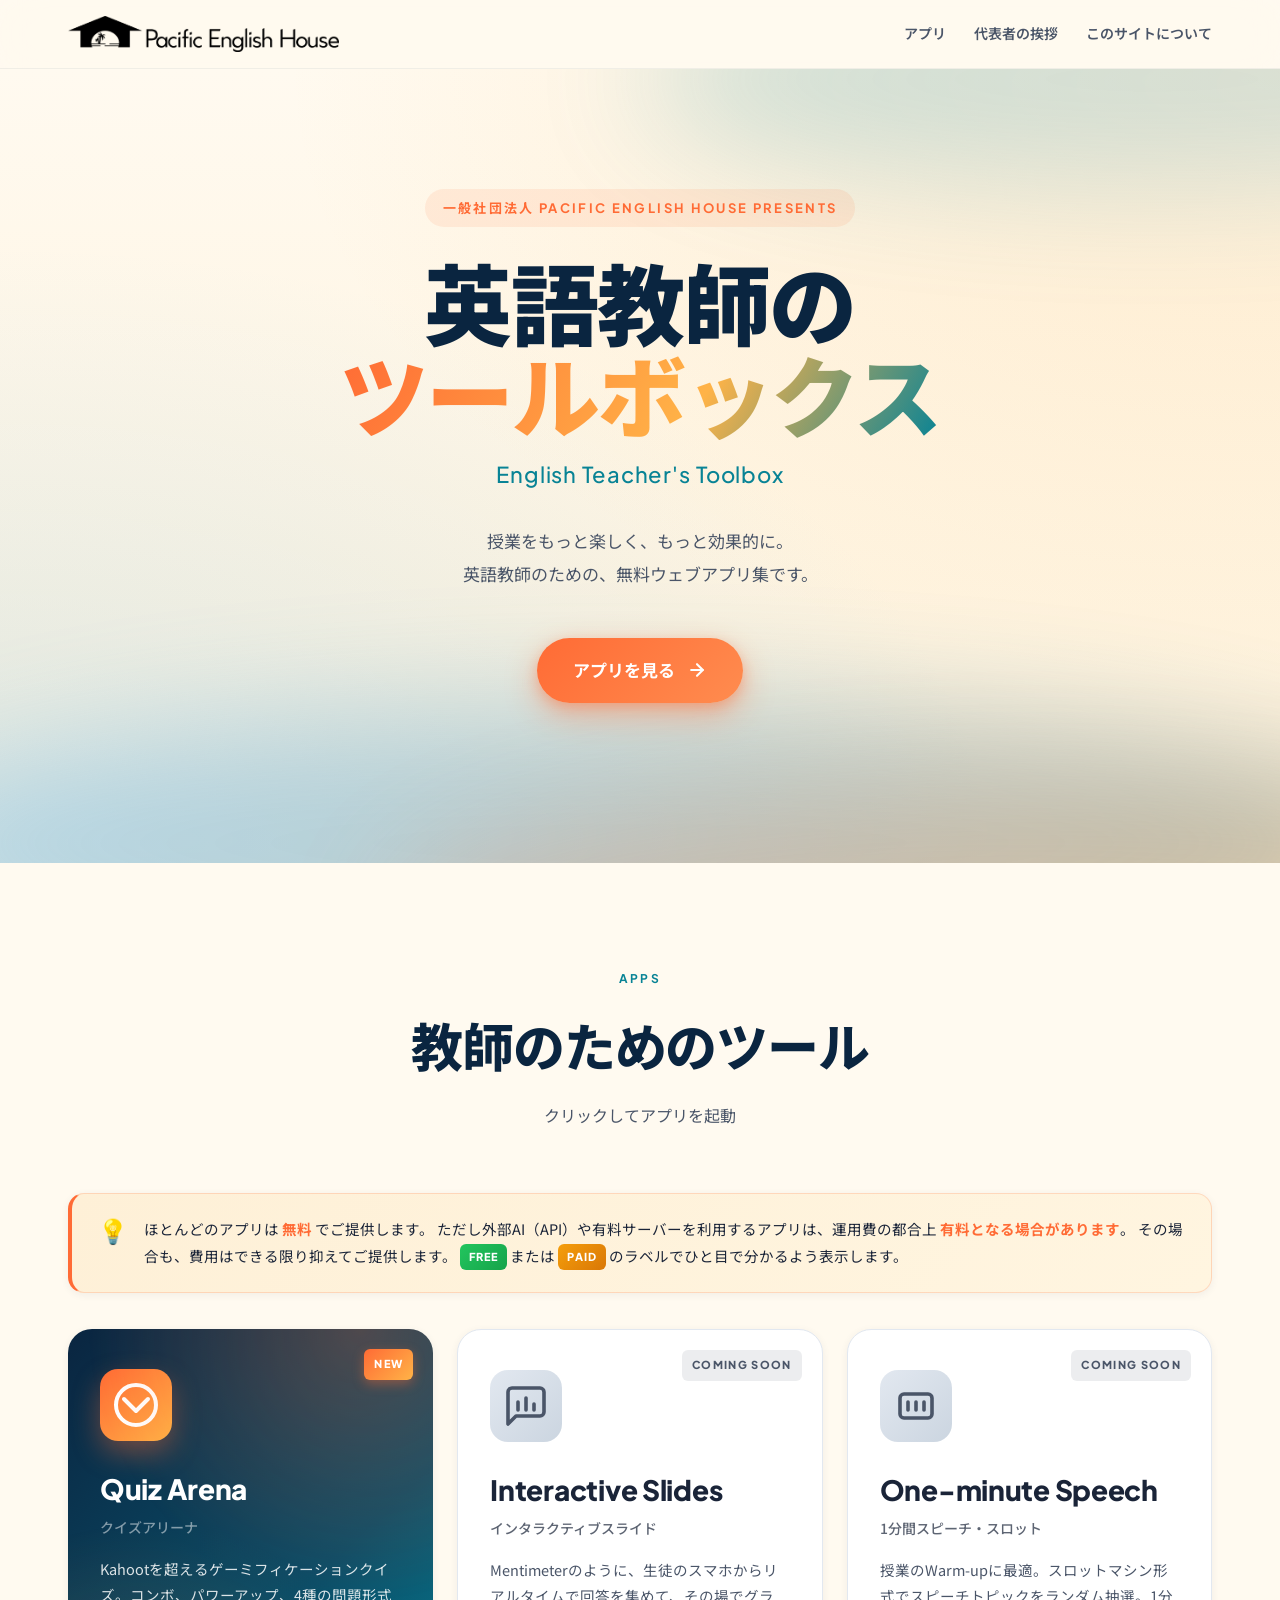
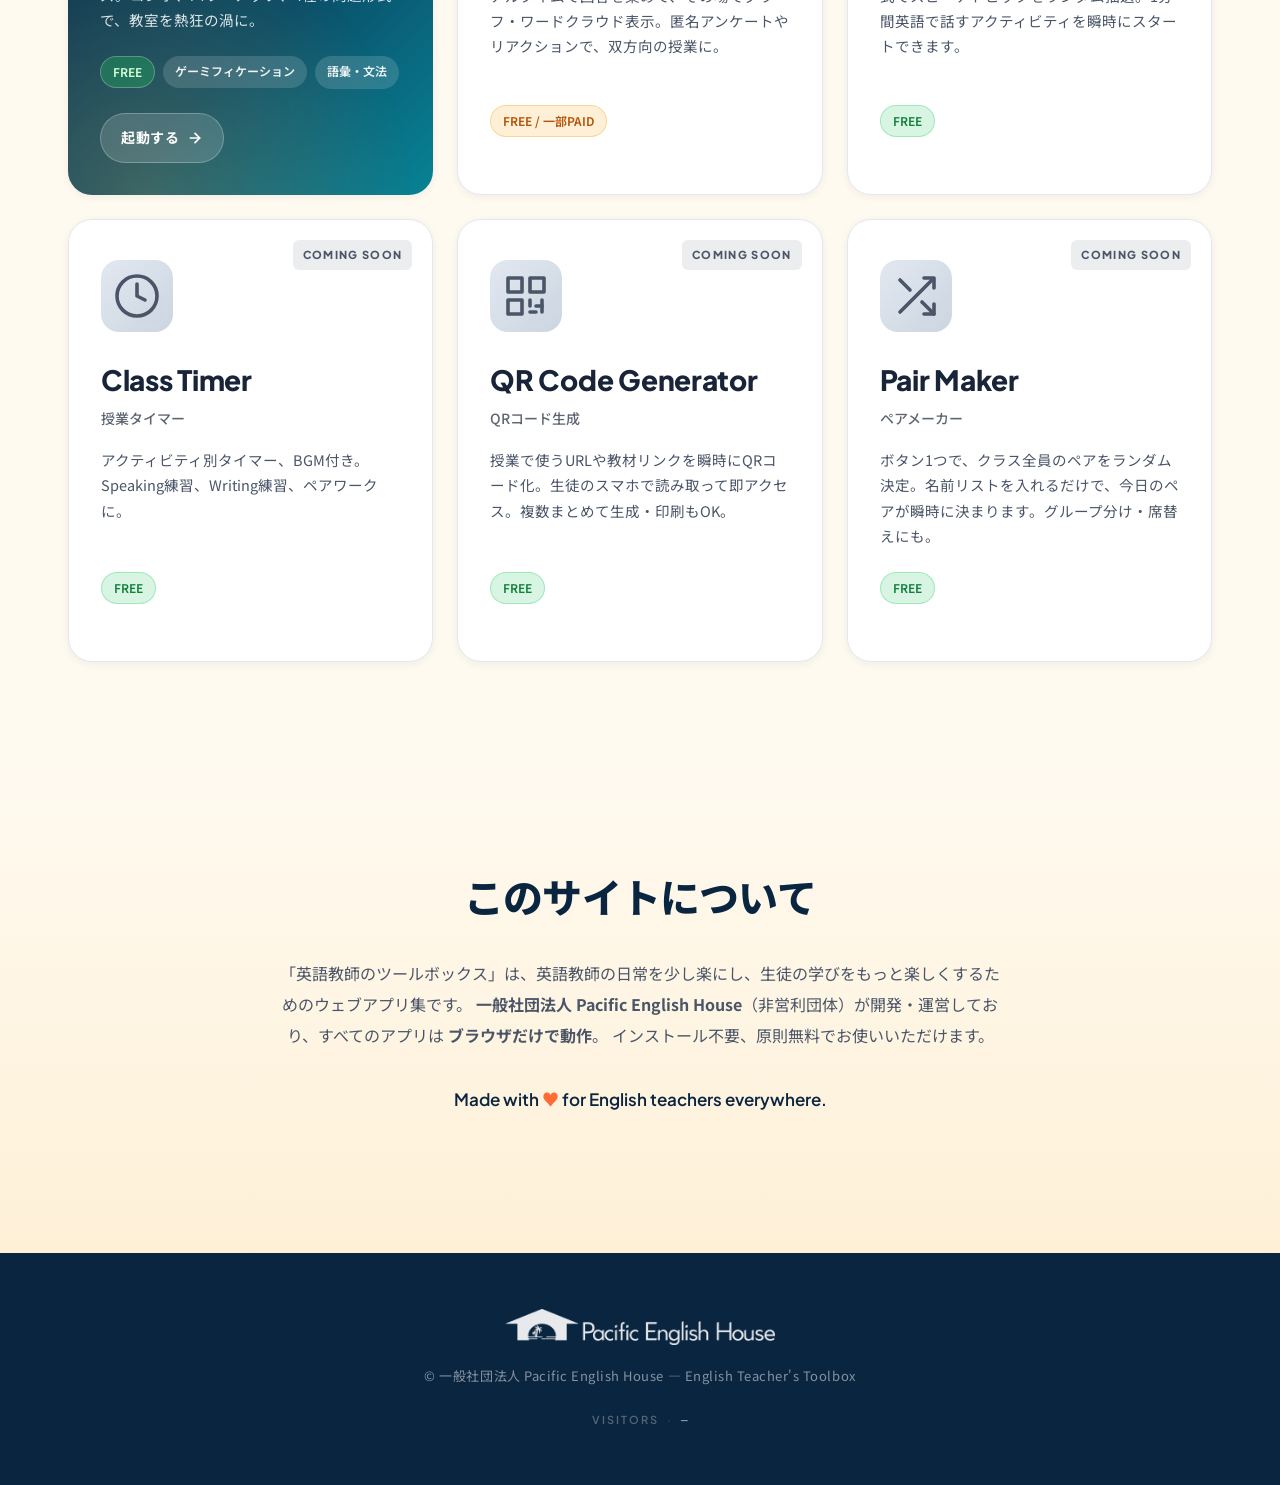
<file: index.html>
<!DOCTYPE html>
<html lang="ja">
<head>
  <meta charset="UTF-8" />
  <meta name="viewport" content="width=device-width, initial-scale=1.0" />
  <title>英語教師のツールボックス | English Teacher's Toolbox</title>
  <meta name="description" content="英語教師のためのウェブアプリ集。授業を盛り上げるゲーミフィケーションツールから、教材作成まで。" />
  <link rel="preconnect" href="https://fonts.googleapis.com" />
  <link rel="preconnect" href="https://fonts.gstatic.com" crossorigin />
  <link href="https://fonts.googleapis.com/css2?family=Plus+Jakarta+Sans:wght@400;500;600;700;800&family=Noto+Sans+JP:wght@400;500;700;900&display=swap" rel="stylesheet" />
  <link rel="stylesheet" href="styles/main.css" />
</head>
<body>
  <!-- Header -->
  <header class="site-header">
    <div class="header-inner">
      <a href="#" class="brand">
        <img src="PNG/PNG_Black/logo_black_side.png" alt="Pacific English House" class="brand-logo" />
      </a>
      <button class="nav-toggle" aria-label="メニューを開閉" aria-expanded="false" aria-controls="siteNav">
        <span class="nav-toggle-bar"></span>
        <span class="nav-toggle-bar"></span>
        <span class="nav-toggle-bar"></span>
      </button>
      <nav id="siteNav" class="site-nav">
        <a href="#apps">アプリ</a>
        <a href="about.html">代表者の挨拶</a>
        <a href="#about">このサイトについて</a>
      </nav>
    </div>
  </header>

  <!-- Hero Section -->
  <section class="hero">
    <div class="hero-bg">
      <div class="hero-wave wave-1"></div>
      <div class="hero-wave wave-2"></div>
      <div class="hero-wave wave-3"></div>
    </div>
    <div class="hero-content">
      <span class="hero-eyebrow">一般社団法人 Pacific English House Presents</span>
      <h1 class="hero-title">
        英語教師の<br />
        <span class="hero-title-accent">ツールボックス</span>
      </h1>
      <p class="hero-subtitle">English Teacher's Toolbox</p>
      <p class="hero-description">
        授業をもっと楽しく、もっと効果的に。<br />
        英語教師のための、無料ウェブアプリ集です。
      </p>
      <a href="#apps" class="hero-cta">
        <span>アプリを見る</span>
        <svg width="20" height="20" viewBox="0 0 24 24" fill="none" stroke="currentColor" stroke-width="2.5" stroke-linecap="round" stroke-linejoin="round"><line x1="5" y1="12" x2="19" y2="12"></line><polyline points="12 5 19 12 12 19"></polyline></svg>
      </a>
    </div>
  </section>

  <!-- Apps Section -->
  <section id="apps" class="apps-section">
    <div class="section-header">
      <span class="section-eyebrow">Apps</span>
      <h2 class="section-title">教師のためのツール</h2>
      <p class="section-subtitle">クリックしてアプリを起動</p>
    </div>

    <div class="apps-pricing-note">
      <span class="apps-pricing-icon">💡</span>
      <p>
        ほとんどのアプリは <strong>無料</strong> でご提供します。
        ただし外部AI（API）や有料サーバーを利用するアプリは、運用費の都合上 <strong>有料となる場合があります</strong>。
        その場合も、費用はできる限り抑えてご提供します。
        <span class="apps-pricing-tag">FREE</span> または
        <span class="apps-pricing-tag tag-paid">PAID</span> のラベルでひと目で分かるよう表示します。
      </p>
    </div>

    <div class="apps-grid">
      <!-- Quiz Arena Card -->
      <a href="apps/quiz-arena/index.html" class="app-card app-card-featured">
        <div class="app-card-icon">
          <svg width="48" height="48" viewBox="0 0 24 24" fill="none" stroke="currentColor" stroke-width="2" stroke-linecap="round" stroke-linejoin="round">
            <path d="M6 9l6 6 6-6"/>
            <circle cx="12" cy="12" r="10"/>
          </svg>
          <div class="app-card-icon-bg"></div>
        </div>
        <div class="app-card-badge">NEW</div>
        <h3 class="app-card-title">Quiz Arena</h3>
        <p class="app-card-jp">クイズアリーナ</p>
        <p class="app-card-desc">
          Kahootを超えるゲーミフィケーションクイズ。コンボ、パワーアップ、4種の問題形式で、教室を熱狂の渦に。
        </p>
        <div class="app-card-tags">
          <span class="tag tag-free">FREE</span>
          <span class="tag">ゲーミフィケーション</span>
          <span class="tag">語彙・文法</span>
        </div>
        <div class="app-card-launch">
          起動する
          <svg width="16" height="16" viewBox="0 0 24 24" fill="none" stroke="currentColor" stroke-width="2.5" stroke-linecap="round" stroke-linejoin="round"><line x1="5" y1="12" x2="19" y2="12"></line><polyline points="12 5 19 12 12 19"></polyline></svg>
        </div>
      </a>

      <!-- Interactive Slides -->
      <div class="app-card app-card-coming">
        <div class="app-card-icon">
          <svg width="48" height="48" viewBox="0 0 24 24" fill="none" stroke="currentColor" stroke-width="1.8" stroke-linecap="round" stroke-linejoin="round">
            <path d="M21 15a2 2 0 0 1-2 2H7l-4 4V5a2 2 0 0 1 2-2h14a2 2 0 0 1 2 2z"/>
            <line x1="8" y1="10" x2="8" y2="14"/>
            <line x1="12" y1="8" x2="12" y2="14"/>
            <line x1="16" y1="11" x2="16" y2="14"/>
          </svg>
        </div>
        <div class="app-card-badge badge-soon">COMING SOON</div>
        <h3 class="app-card-title">Interactive Slides</h3>
        <p class="app-card-jp">インタラクティブスライド</p>
        <p class="app-card-desc">
          Mentimeterのように、生徒のスマホからリアルタイムで回答を集めて、その場でグラフ・ワードクラウド表示。匿名アンケートやリアクションで、双方向の授業に。
        </p>
        <div class="app-card-tags">
          <span class="tag tag-paid-soft">FREE / 一部PAID</span>
        </div>
      </div>

      <!-- One-minute Speech -->
      <div class="app-card app-card-coming">
        <div class="app-card-icon">
          <svg width="48" height="48" viewBox="0 0 24 24" fill="none" stroke="currentColor" stroke-width="1.8" stroke-linecap="round" stroke-linejoin="round">
            <rect x="4" y="6" width="16" height="12" rx="2"/>
            <line x1="8" y1="10" x2="8" y2="14"/>
            <line x1="12" y1="10" x2="12" y2="14"/>
            <line x1="16" y1="10" x2="16" y2="14"/>
          </svg>
        </div>
        <div class="app-card-badge badge-soon">COMING SOON</div>
        <h3 class="app-card-title">One-minute Speech</h3>
        <p class="app-card-jp">1分間スピーチ・スロット</p>
        <p class="app-card-desc">
          授業のWarm-upに最適。スロットマシン形式でスピーチトピックをランダム抽選。1分間英語で話すアクティビティを瞬時にスタートできます。
        </p>
        <div class="app-card-tags">
          <span class="tag tag-free">FREE</span>
        </div>
      </div>

      <!-- Class Timer (kept) -->
      <div class="app-card app-card-coming">
        <div class="app-card-icon">
          <svg width="48" height="48" viewBox="0 0 24 24" fill="none" stroke="currentColor" stroke-width="1.8" stroke-linecap="round" stroke-linejoin="round">
            <circle cx="12" cy="12" r="10"/>
            <polyline points="12 6 12 12 16 14"/>
          </svg>
        </div>
        <div class="app-card-badge badge-soon">COMING SOON</div>
        <h3 class="app-card-title">Class Timer</h3>
        <p class="app-card-jp">授業タイマー</p>
        <p class="app-card-desc">
          アクティビティ別タイマー、BGM付き。Speaking練習、Writing練習、ペアワークに。
        </p>
        <div class="app-card-tags">
          <span class="tag tag-free">FREE</span>
        </div>
      </div>

      <!-- QR Code Generator -->
      <div class="app-card app-card-coming">
        <div class="app-card-icon">
          <svg width="48" height="48" viewBox="0 0 24 24" fill="none" stroke="currentColor" stroke-width="1.8" stroke-linecap="round" stroke-linejoin="round">
            <rect x="3" y="3" width="7" height="7"/>
            <rect x="14" y="3" width="7" height="7"/>
            <rect x="3" y="14" width="7" height="7"/>
            <line x1="14" y1="14" x2="14" y2="17"/>
            <line x1="14" y1="20" x2="17" y2="20"/>
            <line x1="20" y1="14" x2="20" y2="20"/>
            <line x1="17" y1="17" x2="20" y2="17"/>
          </svg>
        </div>
        <div class="app-card-badge badge-soon">COMING SOON</div>
        <h3 class="app-card-title">QR Code Generator</h3>
        <p class="app-card-jp">QRコード生成</p>
        <p class="app-card-desc">
          授業で使うURLや教材リンクを瞬時にQRコード化。生徒のスマホで読み取って即アクセス。複数まとめて生成・印刷もOK。
        </p>
        <div class="app-card-tags">
          <span class="tag tag-free">FREE</span>
        </div>
      </div>

      <!-- Pair Maker -->
      <div class="app-card app-card-coming">
        <div class="app-card-icon">
          <svg width="48" height="48" viewBox="0 0 24 24" fill="none" stroke="currentColor" stroke-width="1.8" stroke-linecap="round" stroke-linejoin="round">
            <path d="M16 3h5v5"/>
            <path d="M4 20l16-16"/>
            <path d="M21 16v5h-5"/>
            <path d="M15 15l6 6"/>
            <path d="M4 4l5 5"/>
          </svg>
        </div>
        <div class="app-card-badge badge-soon">COMING SOON</div>
        <h3 class="app-card-title">Pair Maker</h3>
        <p class="app-card-jp">ペアメーカー</p>
        <p class="app-card-desc">
          ボタン1つで、クラス全員のペアをランダム決定。名前リストを入れるだけで、今日のペアが瞬時に決まります。グループ分け・席替えにも。
        </p>
        <div class="app-card-tags">
          <span class="tag tag-free">FREE</span>
        </div>
      </div>
    </div>
  </section>

  <!-- About Section -->
  <section id="about" class="about-section">
    <div class="about-content">
      <h2>このサイトについて</h2>
      <p>
        「英語教師のツールボックス」は、英語教師の日常を少し楽にし、生徒の学びをもっと楽しくするためのウェブアプリ集です。
        <strong>一般社団法人 Pacific English House</strong>（非営利団体）が開発・運営しており、すべてのアプリは <strong>ブラウザだけで動作</strong>。
        インストール不要、原則無料でお使いいただけます。
      </p>
      <p class="about-tagline">
        Made with <span class="heart">♥</span> for English teachers everywhere.
      </p>
    </div>
  </section>

  <footer class="site-footer">
    <div class="footer-inner">
      <img src="PNG/PNG_White/logo_white_side.png" alt="Pacific English House" class="footer-logo" />
      <p class="footer-text">© 一般社団法人 Pacific English House — English Teacher's Toolbox</p>
      <p class="visitor-counter" id="visitorCounter" hidden>
        <span class="visitor-label">VISITORS</span>
        <span class="visitor-dot">·</span>
        <span class="visitor-count" id="visitorCount">—</span>
      </p>
    </div>
  </footer>

  <script src="scripts/main.js"></script>
</body>
</html>
</file>
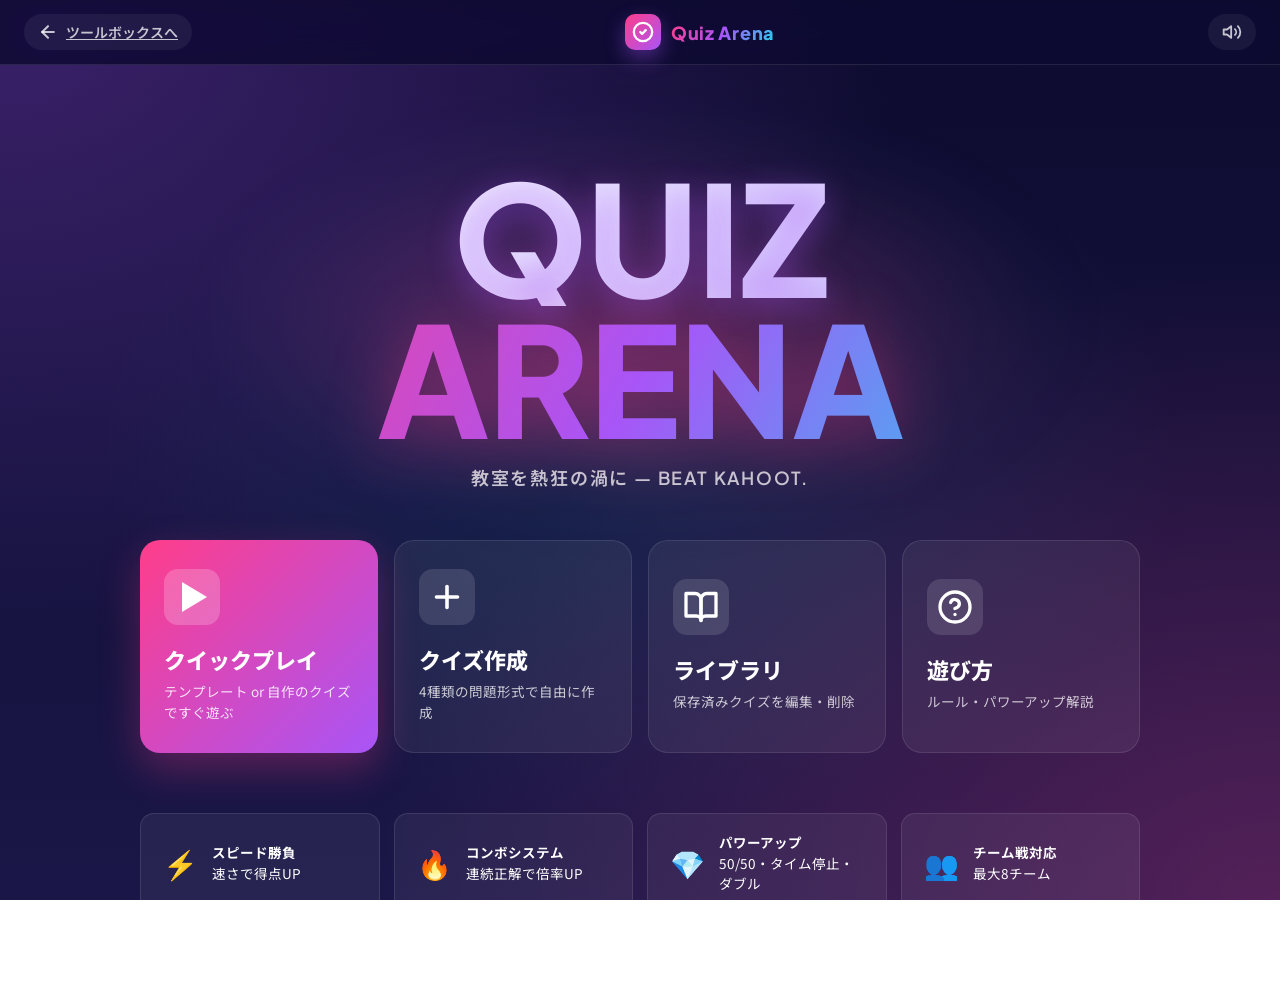
<file: apps/quiz-arena/index.html>
<!DOCTYPE html>
<html lang="ja">
<head>
  <meta charset="UTF-8" />
  <meta name="viewport" content="width=device-width, initial-scale=1.0" />
  <title>Quiz Arena | English Teacher's Toolbox</title>
  <link rel="preconnect" href="https://fonts.googleapis.com" />
  <link rel="preconnect" href="https://fonts.gstatic.com" crossorigin />
  <link href="https://fonts.googleapis.com/css2?family=Plus+Jakarta+Sans:wght@400;500;600;700;800;900&family=Noto+Sans+JP:wght@400;500;700;900&family=JetBrains+Mono:wght@500;700&display=swap" rel="stylesheet" />
  <link rel="stylesheet" href="styles.css" />
</head>
<body>
  <!-- Top bar -->
  <header class="qa-topbar">
    <a href="../../index.html" class="qa-back" title="戻る">
      <svg width="20" height="20" viewBox="0 0 24 24" fill="none" stroke="currentColor" stroke-width="2.5" stroke-linecap="round" stroke-linejoin="round"><line x1="19" y1="12" x2="5" y2="12"></line><polyline points="12 19 5 12 12 5"></polyline></svg>
      <span>ツールボックスへ</span>
    </a>
    <div class="qa-brand">
      <span class="qa-logo">
        <svg width="22" height="22" viewBox="0 0 24 24" fill="none" stroke="currentColor" stroke-width="2.5" stroke-linecap="round" stroke-linejoin="round"><circle cx="12" cy="12" r="10"/><polyline points="9 12 11 14 15 10"/></svg>
      </span>
      <span class="qa-brand-text">Quiz Arena</span>
    </div>
    <button id="muteBtn" class="qa-icon-btn" title="サウンド">
      <svg id="muteIconOn" width="20" height="20" viewBox="0 0 24 24" fill="none" stroke="currentColor" stroke-width="2.2" stroke-linecap="round" stroke-linejoin="round"><polygon points="11 5 6 9 2 9 2 15 6 15 11 19 11 5"></polygon><path d="M19.07 4.93a10 10 0 0 1 0 14.14M15.54 8.46a5 5 0 0 1 0 7.07"></path></svg>
      <svg id="muteIconOff" width="20" height="20" viewBox="0 0 24 24" fill="none" stroke="currentColor" stroke-width="2.2" stroke-linecap="round" stroke-linejoin="round" style="display:none"><polygon points="11 5 6 9 2 9 2 15 6 15 11 19 11 5"></polygon><line x1="23" y1="9" x2="17" y2="15"/><line x1="17" y1="9" x2="23" y2="15"/></svg>
    </button>
  </header>

  <main class="qa-app">
    <!-- ============= HOME SCREEN ============= -->
    <section id="screen-home" class="qa-screen is-active">
      <div class="qa-home">
        <div class="qa-hero">
          <div class="qa-hero-glow"></div>
          <h1 class="qa-hero-title">
            <span class="qa-title-line-1">QUIZ</span>
            <span class="qa-title-line-2">ARENA</span>
          </h1>
          <p class="qa-hero-tagline">教室を熱狂の渦に — Beat Kahoot.</p>
        </div>

        <div class="qa-home-grid">
          <button class="qa-tile qa-tile-primary" data-action="play">
            <div class="qa-tile-icon">
              <svg width="40" height="40" viewBox="0 0 24 24" fill="currentColor"><polygon points="6 3 21 12 6 21 6 3"></polygon></svg>
            </div>
            <div class="qa-tile-text">
              <h3>クイックプレイ</h3>
              <p>テンプレート or 自作のクイズですぐ遊ぶ</p>
            </div>
          </button>

          <button class="qa-tile" data-action="create">
            <div class="qa-tile-icon">
              <svg width="36" height="36" viewBox="0 0 24 24" fill="none" stroke="currentColor" stroke-width="2.4" stroke-linecap="round" stroke-linejoin="round"><line x1="12" y1="5" x2="12" y2="19"/><line x1="5" y1="12" x2="19" y2="12"/></svg>
            </div>
            <div class="qa-tile-text">
              <h3>クイズ作成</h3>
              <p>4種類の問題形式で自由に作成</p>
            </div>
          </button>

          <button class="qa-tile" data-action="library">
            <div class="qa-tile-icon">
              <svg width="36" height="36" viewBox="0 0 24 24" fill="none" stroke="currentColor" stroke-width="2.2" stroke-linecap="round" stroke-linejoin="round"><path d="M2 3h6a4 4 0 0 1 4 4v14a3 3 0 0 0-3-3H2z"/><path d="M22 3h-6a4 4 0 0 0-4 4v14a3 3 0 0 1 3-3h7z"/></svg>
            </div>
            <div class="qa-tile-text">
              <h3>ライブラリ</h3>
              <p>保存済みクイズを編集・削除</p>
            </div>
          </button>

          <button class="qa-tile" data-action="how">
            <div class="qa-tile-icon">
              <svg width="36" height="36" viewBox="0 0 24 24" fill="none" stroke="currentColor" stroke-width="2.2" stroke-linecap="round" stroke-linejoin="round"><circle cx="12" cy="12" r="10"/><path d="M9.09 9a3 3 0 0 1 5.83 1c0 2-3 3-3 3"/><line x1="12" y1="17" x2="12.01" y2="17"/></svg>
            </div>
            <div class="qa-tile-text">
              <h3>遊び方</h3>
              <p>ルール・パワーアップ解説</p>
            </div>
          </button>
        </div>

        <div class="qa-features">
          <div class="qa-feature"><span class="qa-feature-emoji">⚡</span><div><strong>スピード勝負</strong><br />速さで得点UP</div></div>
          <div class="qa-feature"><span class="qa-feature-emoji">🔥</span><div><strong>コンボシステム</strong><br />連続正解で倍率UP</div></div>
          <div class="qa-feature"><span class="qa-feature-emoji">💎</span><div><strong>パワーアップ</strong><br />50/50・タイム停止・ダブル</div></div>
          <div class="qa-feature"><span class="qa-feature-emoji">👥</span><div><strong>チーム戦対応</strong><br />最大8チーム</div></div>
        </div>
      </div>
    </section>

    <!-- ============= QUIZ SELECT ============= -->
    <section id="screen-select" class="qa-screen">
      <div class="qa-container">
        <button class="qa-back-btn" data-goto="home">← 戻る</button>
        <h2 class="qa-screen-title">クイズを選択</h2>
        <p class="qa-screen-subtitle">テンプレートまたは自作クイズから選びます</p>

        <div class="qa-section-label">テンプレート</div>
        <div id="templateList" class="qa-quiz-list"></div>

        <div class="qa-section-label">自作クイズ</div>
        <div id="customList" class="qa-quiz-list"></div>
      </div>
    </section>

    <!-- ============= PLAYER SETUP ============= -->
    <section id="screen-players" class="qa-screen">
      <div class="qa-container">
        <button class="qa-back-btn" data-goto="select">← 戻る</button>
        <h2 class="qa-screen-title">プレイヤー設定</h2>
        <p class="qa-screen-subtitle">プレイヤーを追加してゲーム開始 (最大8人)</p>

        <div id="playerList" class="qa-player-list"></div>

        <div class="qa-player-add">
          <input type="text" id="playerNameInput" placeholder="プレイヤー名 / Team name" maxlength="20" />
          <button id="addPlayerBtn" class="qa-btn qa-btn-secondary">追加</button>
        </div>

        <div class="qa-quiz-summary">
          <div>
            <div class="qa-summary-label">選択中のクイズ</div>
            <div id="selectedQuizName" class="qa-summary-value">—</div>
          </div>
          <div>
            <div class="qa-summary-label">問題数</div>
            <div id="selectedQuizCount" class="qa-summary-value">—</div>
          </div>
        </div>

        <button id="startGameBtn" class="qa-btn qa-btn-primary qa-btn-large" disabled>
          ゲーム開始
          <svg width="20" height="20" viewBox="0 0 24 24" fill="currentColor"><polygon points="6 3 21 12 6 21 6 3"></polygon></svg>
        </button>
      </div>
    </section>

    <!-- ============= GAMEPLAY ============= -->
    <section id="screen-game" class="qa-screen">
      <!-- HUD -->
      <div class="qa-hud">
        <div class="qa-hud-left">
          <div class="qa-question-count">
            <span id="qNow">1</span>/<span id="qTotal">10</span>
          </div>
        </div>
        <div class="qa-hud-center">
          <div class="qa-timer">
            <svg viewBox="0 0 100 100" class="qa-timer-svg">
              <circle cx="50" cy="50" r="45" class="qa-timer-bg" />
              <circle cx="50" cy="50" r="45" class="qa-timer-progress" id="timerCircle" />
            </svg>
            <span class="qa-timer-text" id="timerText">20</span>
          </div>
        </div>
        <div class="qa-hud-right">
          <div class="qa-current-player">
            <div class="qa-current-player-label">現在のターン</div>
            <div class="qa-current-player-name" id="currentPlayerName">—</div>
          </div>
        </div>
      </div>

      <!-- Power-ups -->
      <div class="qa-powerups" id="powerupBar"></div>

      <!-- Question card -->
      <div class="qa-question-card">
        <div class="qa-question-type" id="questionType">MULTIPLE CHOICE</div>
        <h2 class="qa-question-text" id="questionText">Question goes here</h2>
        <div class="qa-question-image" id="questionImage" style="display:none"></div>
      </div>

      <!-- Answers -->
      <div class="qa-answers" id="answersContainer"></div>

      <!-- Combo display -->
      <div class="qa-combo" id="comboDisplay"></div>

      <!-- Feedback overlay -->
      <div class="qa-feedback" id="feedbackOverlay">
        <div class="qa-feedback-content">
          <div class="qa-feedback-icon" id="feedbackIcon"></div>
          <div class="qa-feedback-title" id="feedbackTitle"></div>
          <div class="qa-feedback-points" id="feedbackPoints"></div>
          <div class="qa-feedback-correct" id="feedbackCorrect"></div>
          <button class="qa-btn qa-btn-primary" id="nextQuestionBtn">次の問題 →</button>
        </div>
      </div>

      <!-- Live scoreboard -->
      <div class="qa-scoreboard" id="scoreboard"></div>
    </section>

    <!-- ============= RESULTS ============= -->
    <section id="screen-results" class="qa-screen">
      <div class="qa-container">
        <h2 class="qa-results-title">🏆 結果発表</h2>
        <div class="qa-podium" id="podium"></div>
        <div class="qa-results-list" id="resultsList"></div>
        <div class="qa-results-actions">
          <button class="qa-btn qa-btn-secondary" data-goto="home">ホームへ</button>
          <button class="qa-btn qa-btn-primary" id="playAgainBtn">もう一度プレイ</button>
        </div>
      </div>
    </section>

    <!-- ============= EDITOR ============= -->
    <section id="screen-editor" class="qa-screen">
      <div class="qa-container qa-container-wide">
        <button class="qa-back-btn" data-goto="home">← 戻る</button>
        <h2 class="qa-screen-title">クイズ作成</h2>

        <div class="qa-editor-meta">
          <label class="qa-field">
            <span>クイズ名</span>
            <input type="text" id="editQuizName" placeholder="例: 中1 過去形クイズ" />
          </label>
          <label class="qa-field">
            <span>説明 (任意)</span>
            <input type="text" id="editQuizDesc" placeholder="例: be動詞・一般動詞の過去形" />
          </label>
        </div>

        <div id="editorQuestions" class="qa-editor-questions"></div>

        <div class="qa-editor-actions">
          <div class="qa-add-question-menu">
            <button class="qa-btn qa-btn-secondary" data-add-type="multiple">+ 4択</button>
            <button class="qa-btn qa-btn-secondary" data-add-type="truefalse">+ ○×</button>
            <button class="qa-btn qa-btn-secondary" data-add-type="typed">+ 記述</button>
            <button class="qa-btn qa-btn-secondary" data-add-type="order">+ 並べ替え</button>
          </div>
          <button id="saveQuizBtn" class="qa-btn qa-btn-primary qa-btn-large">クイズを保存</button>
        </div>
      </div>
    </section>

    <!-- ============= HOW TO PLAY ============= -->
    <section id="screen-how" class="qa-screen">
      <div class="qa-container">
        <button class="qa-back-btn" data-goto="home">← 戻る</button>
        <h2 class="qa-screen-title">遊び方</h2>

        <div class="qa-how-grid">
          <div class="qa-how-card">
            <div class="qa-how-num">1</div>
            <h3>クイズを選ぶ</h3>
            <p>テンプレートから選ぶか、「クイズ作成」で自分で作ります。語彙・文法・リスニングなど、4種類の問題形式に対応。</p>
          </div>
          <div class="qa-how-card">
            <div class="qa-how-num">2</div>
            <h3>プレイヤーを追加</h3>
            <p>個人 or チーム名を最大8人まで追加。順番にデバイスを回しながらプレイします。</p>
          </div>
          <div class="qa-how-card">
            <div class="qa-how-num">3</div>
            <h3>速さ × 正確さ</h3>
            <p>正解で <strong>1000pt</strong>、速いほど高得点。連続正解は<strong>コンボ倍率</strong>がかかります (×2, ×3...)。</p>
          </div>
          <div class="qa-how-card">
            <div class="qa-how-num">4</div>
            <h3>パワーアップを使う</h3>
            <p>各プレイヤーは1ゲームに各1回ずつ使えます:</p>
            <ul class="qa-how-list">
              <li><strong>50/50</strong> — 不正解を2つ消す (4択のみ)</li>
              <li><strong>⏱ Time Freeze</strong> — タイマーを5秒停止</li>
              <li><strong>×2 Double</strong> — 次の正解の得点を2倍</li>
            </ul>
          </div>
        </div>
      </div>
    </section>
  </main>

  <!-- Confetti canvas -->
  <canvas id="confettiCanvas" class="qa-confetti"></canvas>

  <script src="app.js"></script>
</body>
</html>
</file>
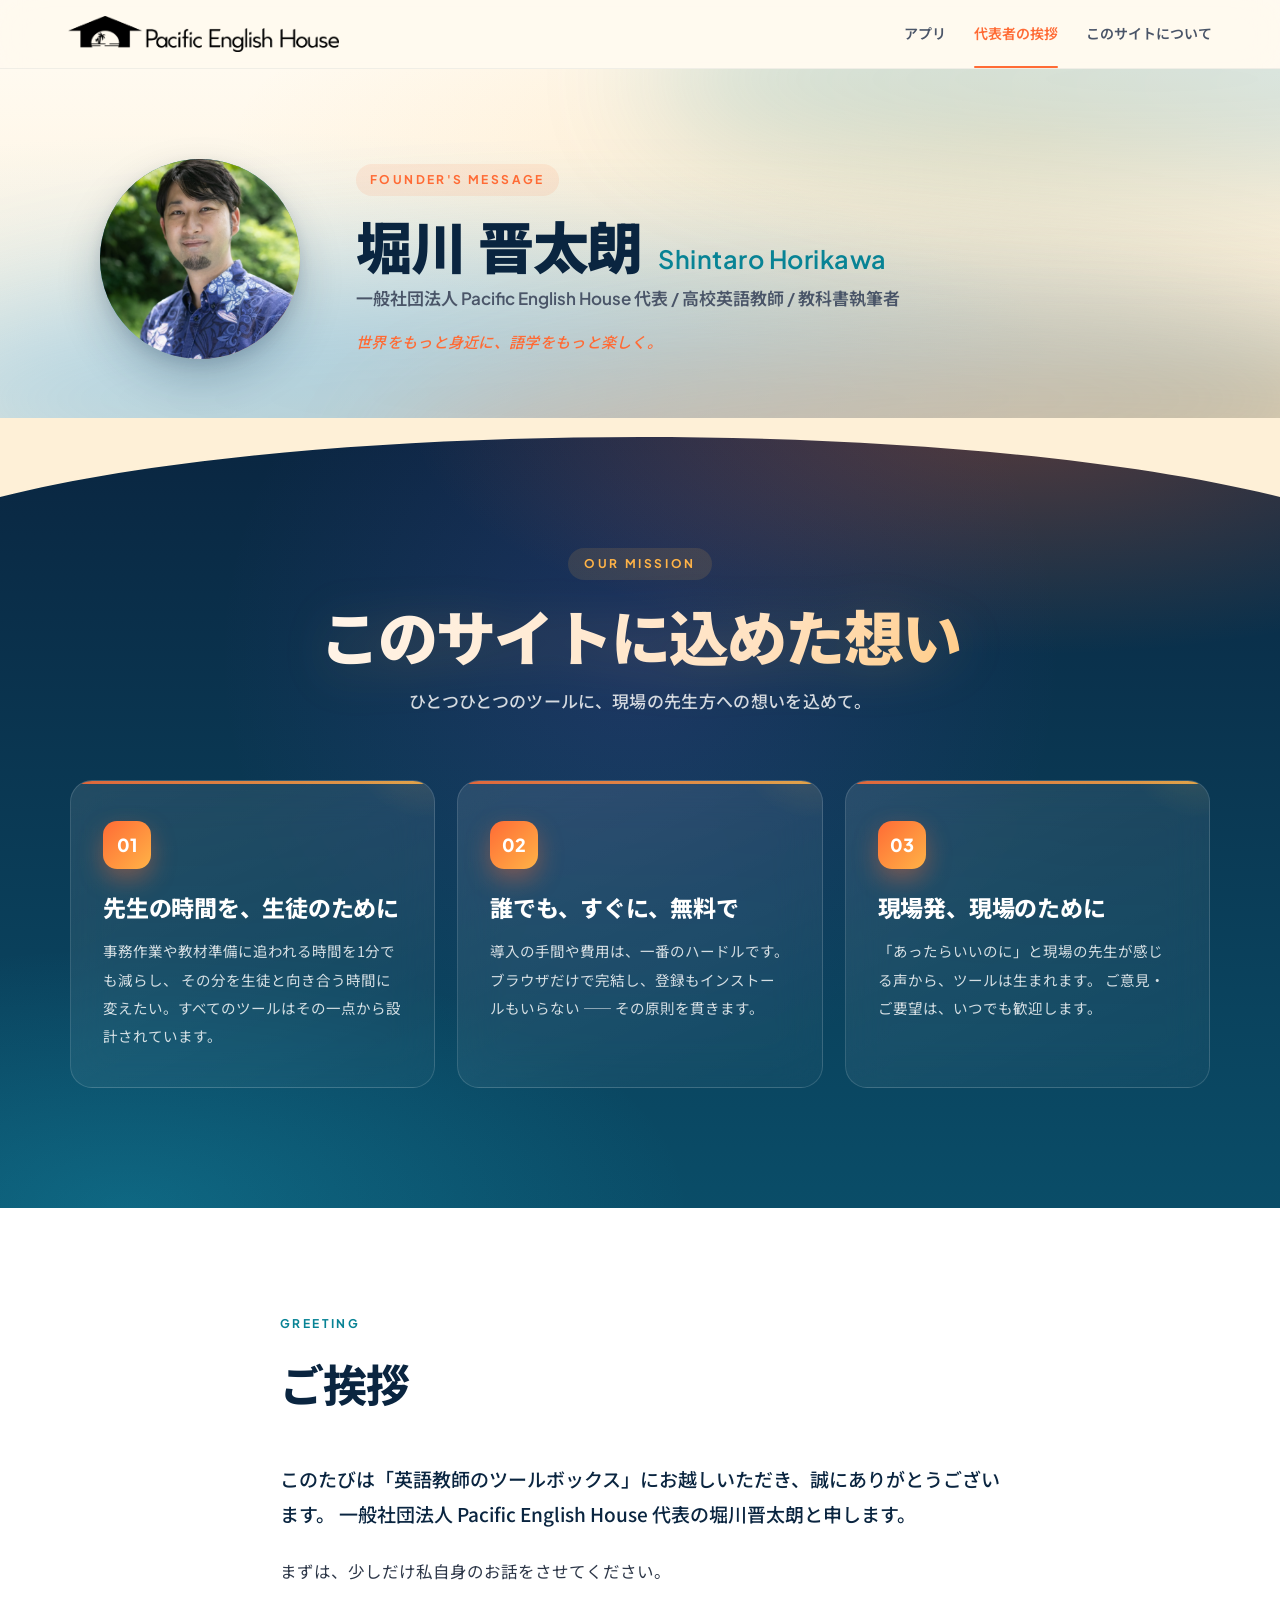
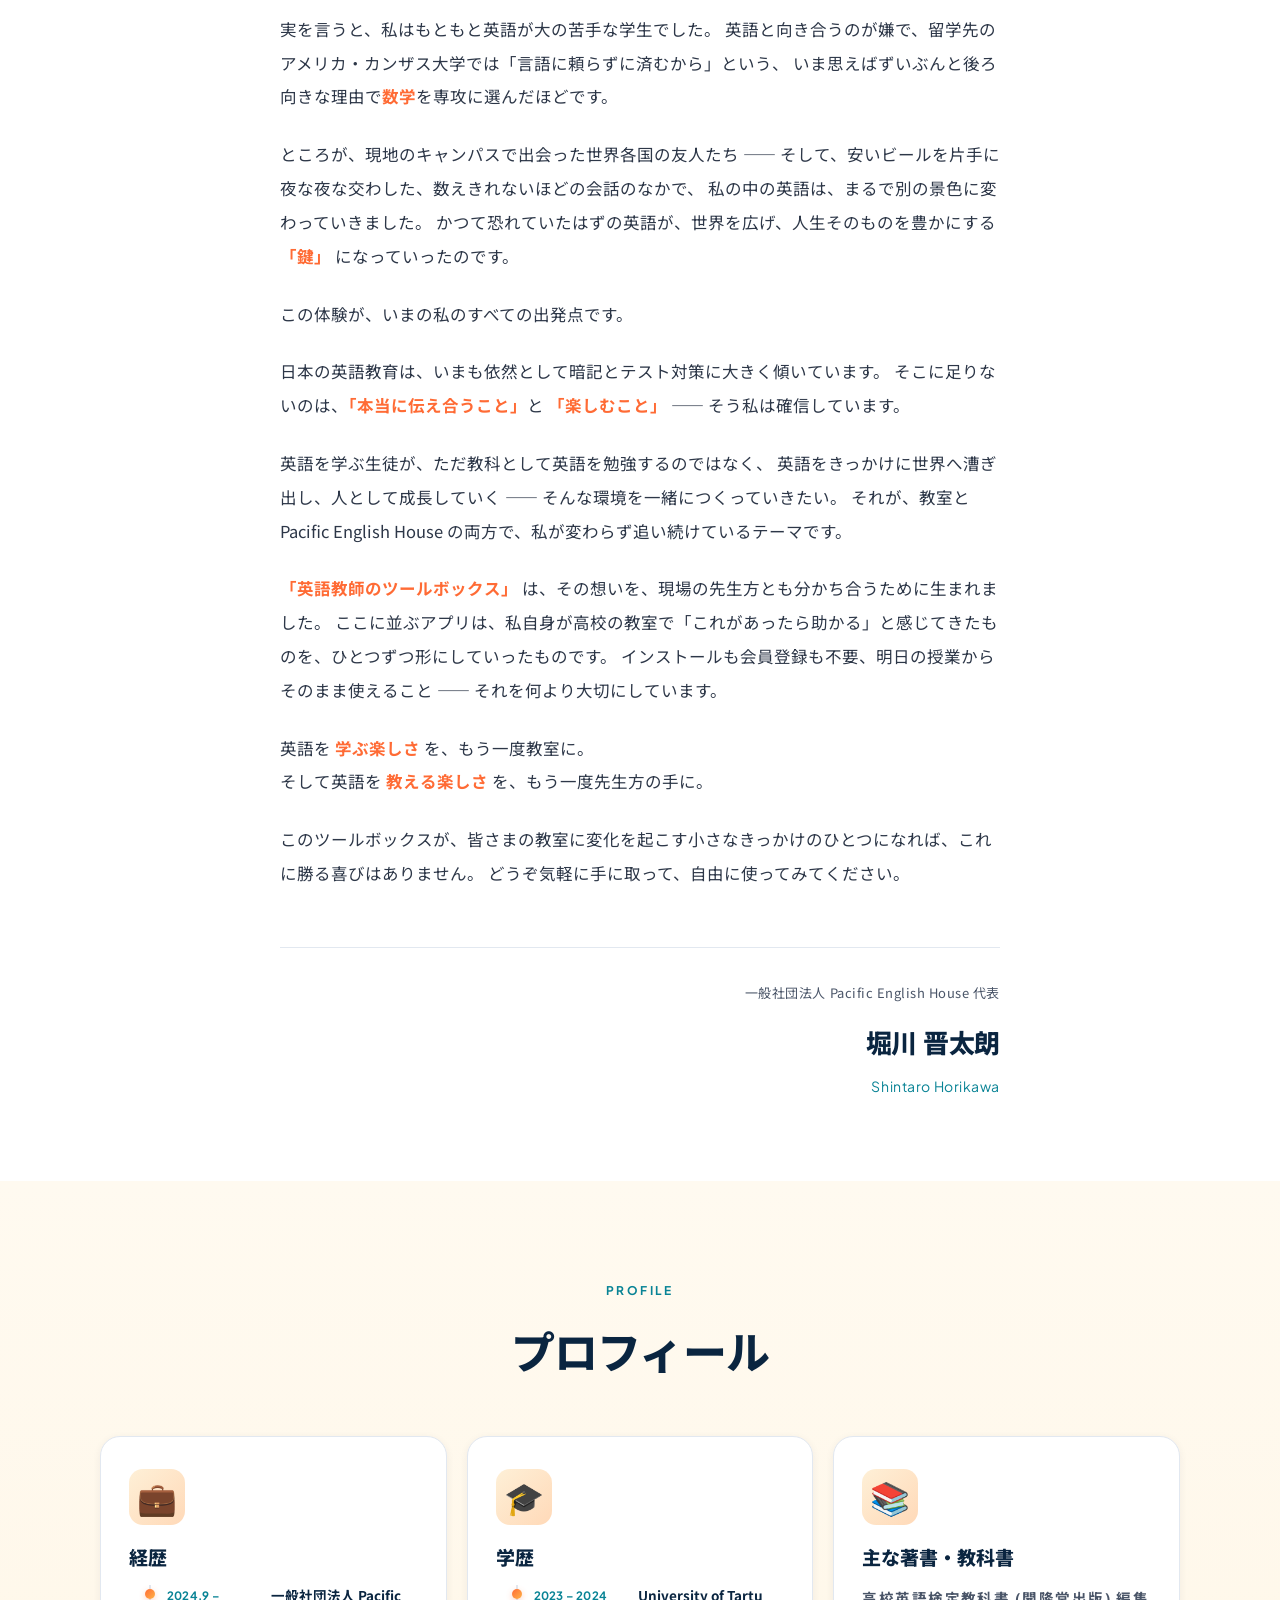
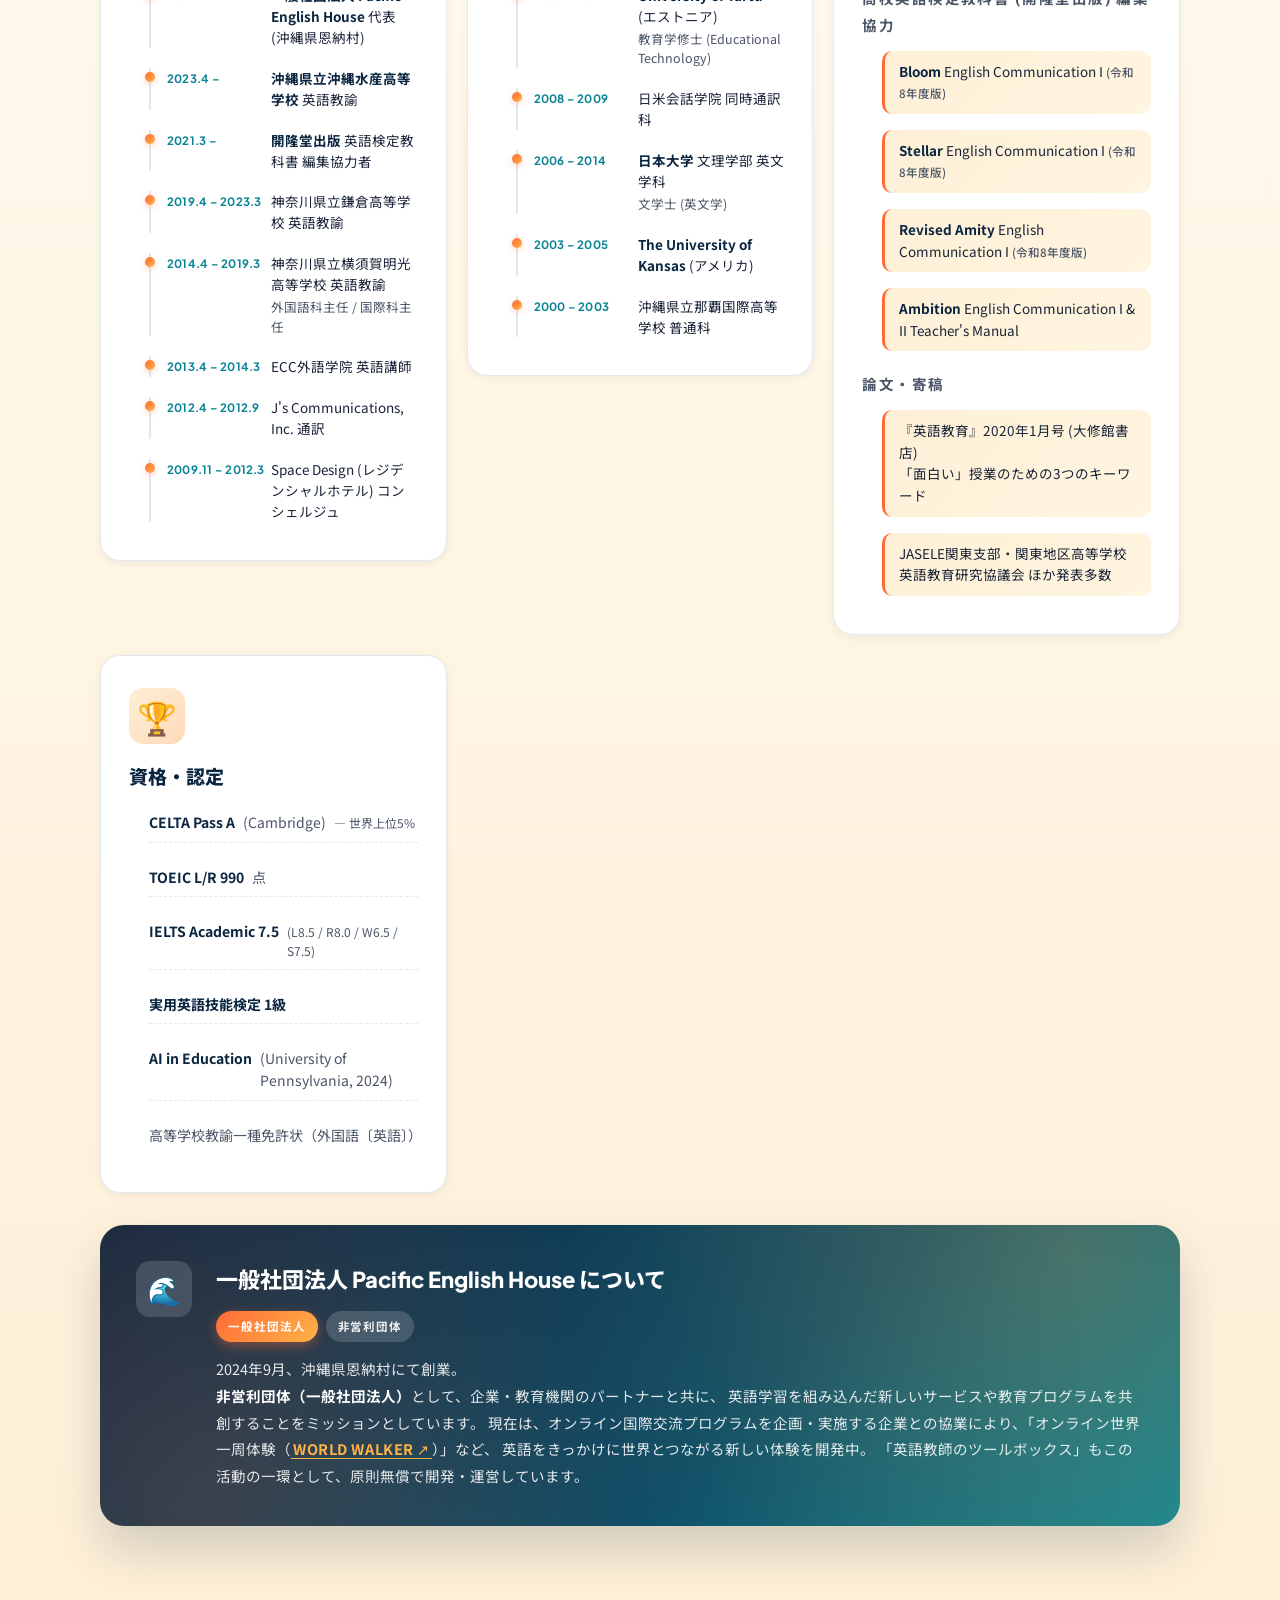
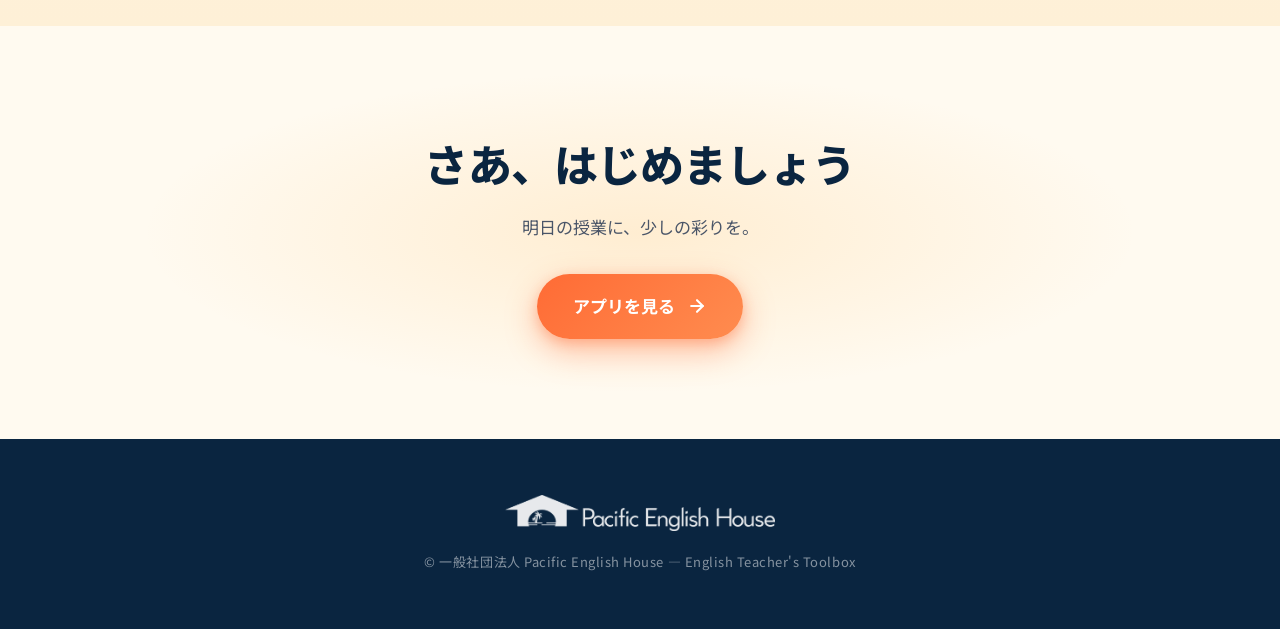
<file: about.html>
<!DOCTYPE html>
<html lang="ja">
<head>
  <meta charset="UTF-8" />
  <meta name="viewport" content="width=device-width, initial-scale=1.0" />
  <title>代表者の挨拶 | 英語教師のツールボックス</title>
  <meta name="description" content="一般社団法人 Pacific English House 代表 堀川晋太朗からのご挨拶。日本の英語教育を、もっと「伝え合う」ものへ。" />
  <link rel="preconnect" href="https://fonts.googleapis.com" />
  <link rel="preconnect" href="https://fonts.gstatic.com" crossorigin />
  <link href="https://fonts.googleapis.com/css2?family=Plus+Jakarta+Sans:wght@400;500;600;700;800&family=Noto+Sans+JP:wght@400;500;700;900&display=swap" rel="stylesheet" />
  <link rel="stylesheet" href="styles/main.css" />
  <link rel="stylesheet" href="styles/about.css" />
</head>
<body>
  <!-- Header -->
  <header class="site-header">
    <div class="header-inner">
      <a href="index.html" class="brand">
        <img src="PNG/PNG_Black/logo_black_side.png" alt="Pacific English House" class="brand-logo" />
      </a>
      <button class="nav-toggle" aria-label="メニューを開閉" aria-expanded="false" aria-controls="siteNav">
        <span class="nav-toggle-bar"></span>
        <span class="nav-toggle-bar"></span>
        <span class="nav-toggle-bar"></span>
      </button>
      <nav id="siteNav" class="site-nav">
        <a href="index.html#apps">アプリ</a>
        <a href="about.html" class="is-current">代表者の挨拶</a>
        <a href="index.html#about">このサイトについて</a>
      </nav>
    </div>
  </header>

  <!-- Hero -->
  <section class="about-hero">
    <div class="about-hero-bg">
      <div class="hero-wave wave-1"></div>
      <div class="hero-wave wave-2"></div>
      <div class="hero-wave wave-3"></div>
    </div>

    <div class="about-hero-inner">
      <div class="profile-photo">
        <img src="images/profile.jpg"
             alt="堀川晋太朗"
             onerror="this.parentElement.classList.add('no-photo')" />
        <span class="profile-initials">SH</span>
      </div>

      <div class="profile-text">
        <span class="profile-eyebrow">Founder's Message</span>
        <h1 class="profile-name">
          堀川 晋太朗
          <span class="profile-name-en">Shintaro Horikawa</span>
        </h1>
        <p class="profile-title">一般社団法人 Pacific English House 代表 / 高校英語教師 / 教科書執筆者</p>
        <p class="profile-tagline">世界をもっと身近に、語学をもっと楽しく。</p>
      </div>
    </div>
  </section>

  <!-- Mission (moved to top, right after hero) -->
  <section class="mission-section">
    <div class="mission-wave-top" aria-hidden="true">
      <svg viewBox="0 0 1440 80" preserveAspectRatio="none">
        <path d="M0,80 C360,0 1080,0 1440,80 L1440,0 L0,0 Z" fill="currentColor"/>
      </svg>
    </div>

    <div class="mission-inner">
      <span class="section-eyebrow">Our Mission</span>
      <h2 class="mission-heading">このサイトに込めた想い</h2>
      <p class="mission-lead">
        ひとつひとつのツールに、現場の先生方への想いを込めて。
      </p>

      <div class="mission-grid">
        <div class="mission-card">
          <div class="mission-num">01</div>
          <h3>先生の時間を、生徒のために</h3>
          <p>
            事務作業や教材準備に追われる時間を1分でも減らし、
            その分を生徒と向き合う時間に変えたい。すべてのツールはその一点から設計されています。
          </p>
        </div>

        <div class="mission-card">
          <div class="mission-num">02</div>
          <h3>誰でも、すぐに、無料で</h3>
          <p>
            導入の手間や費用は、一番のハードルです。
            ブラウザだけで完結し、登録もインストールもいらない —— その原則を貫きます。
          </p>
        </div>

        <div class="mission-card">
          <div class="mission-num">03</div>
          <h3>現場発、現場のために</h3>
          <p>
            「あったらいいのに」と現場の先生が感じる声から、ツールは生まれます。
            ご意見・ご要望は、いつでも歓迎します。
          </p>
        </div>
      </div>
    </div>
  </section>

  <!-- Greeting -->
  <section class="greeting-section">
    <div class="greeting-inner">
      <span class="section-eyebrow">Greeting</span>
      <h2 class="greeting-heading">ご挨拶</h2>

      <div class="greeting-body">
        <p class="lead">
          このたびは「英語教師のツールボックス」にお越しいただき、誠にありがとうございます。
          一般社団法人 Pacific English House 代表の堀川晋太朗と申します。
        </p>

        <p>
          まずは、少しだけ私自身のお話をさせてください。
        </p>

        <p>
          実を言うと、私はもともと英語が大の苦手な学生でした。
          英語と向き合うのが嫌で、留学先のアメリカ・カンザス大学では「言語に頼らずに済むから」という、
          いま思えばずいぶんと後ろ向きな理由で<strong>数学</strong>を専攻に選んだほどです。
        </p>

        <p>
          ところが、現地のキャンパスで出会った世界各国の友人たち ——
          そして、安いビールを片手に夜な夜な交わした、数えきれないほどの会話のなかで、
          私の中の英語は、まるで別の景色に変わっていきました。
          かつて恐れていたはずの英語が、世界を広げ、人生そのものを豊かにする <strong>「鍵」</strong> になっていったのです。
        </p>

        <p>
          この体験が、いまの私のすべての出発点です。
        </p>

        <p>
          日本の英語教育は、いまも依然として暗記とテスト対策に大きく傾いています。
          そこに足りないのは、<strong>「本当に伝え合うこと」</strong>と <strong>「楽しむこと」</strong> ——
          そう私は確信しています。
        </p>

        <p>
          英語を学ぶ生徒が、ただ教科として英語を勉強するのではなく、
          英語をきっかけに世界へ漕ぎ出し、人として成長していく ——
          そんな環境を一緒につくっていきたい。
          それが、教室と Pacific English House の両方で、私が変わらず追い続けているテーマです。
        </p>

        <p>
          <strong>「英語教師のツールボックス」</strong> は、その想いを、現場の先生方とも分かち合うために生まれました。
          ここに並ぶアプリは、私自身が高校の教室で「これがあったら助かる」と感じてきたものを、ひとつずつ形にしていったものです。
          インストールも会員登録も不要、明日の授業からそのまま使えること ——
          それを何より大切にしています。
        </p>

        <p>
          英語を <strong>学ぶ楽しさ</strong> を、もう一度教室に。<br />
          そして英語を <strong>教える楽しさ</strong> を、もう一度先生方の手に。
        </p>

        <p>
          このツールボックスが、皆さまの教室に変化を起こす小さなきっかけのひとつになれば、これに勝る喜びはありません。
          どうぞ気軽に手に取って、自由に使ってみてください。
        </p>

        <div class="signature">
          <div class="signature-line">一般社団法人 Pacific English House 代表</div>
          <div class="signature-name">堀川 晋太朗</div>
          <div class="signature-name-en">Shintaro Horikawa</div>
        </div>
      </div>
    </div>
  </section>

  <!-- Profile / Career -->
  <section class="profile-section">
    <div class="profile-section-inner">
      <span class="section-eyebrow">Profile</span>
      <h2 class="profile-heading">プロフィール</h2>

      <div class="profile-grid">
        <div class="profile-card">
          <div class="profile-card-icon">💼</div>
          <h3>経歴</h3>
          <ul class="timeline-list">
            <li><span class="t-date">2024.9 –</span><span class="t-body"><strong>一般社団法人 Pacific English House</strong> 代表 (沖縄県恩納村)</span></li>
            <li><span class="t-date">2023.4 –</span><span class="t-body"><strong>沖縄県立沖縄水産高等学校</strong> 英語教諭</span></li>
            <li><span class="t-date">2021.3 –</span><span class="t-body"><strong>開隆堂出版</strong> 英語検定教科書 編集協力者</span></li>
            <li><span class="t-date">2019.4 – 2023.3</span><span class="t-body">神奈川県立鎌倉高等学校 英語教諭</span></li>
            <li><span class="t-date">2014.4 – 2019.3</span><span class="t-body">神奈川県立横須賀明光高等学校 英語教諭<br /><span class="t-meta">外国語科主任 / 国際科主任</span></span></li>
            <li><span class="t-date">2013.4 – 2014.3</span><span class="t-body">ECC外語学院 英語講師</span></li>
            <li><span class="t-date">2012.4 – 2012.9</span><span class="t-body">J's Communications, Inc. 通訳</span></li>
            <li><span class="t-date">2009.11 – 2012.3</span><span class="t-body">Space Design (レジデンシャルホテル) コンシェルジュ</span></li>
          </ul>
        </div>

        <div class="profile-card">
          <div class="profile-card-icon">🎓</div>
          <h3>学歴</h3>
          <ul class="timeline-list">
            <li><span class="t-date">2023 – 2024</span><span class="t-body"><strong>University of Tartu</strong> (エストニア)<br /><span class="t-meta">教育学修士 (Educational Technology)</span></span></li>
            <li><span class="t-date">2008 – 2009</span><span class="t-body">日米会話学院 同時通訳科</span></li>
            <li><span class="t-date">2006 – 2014</span><span class="t-body"><strong>日本大学</strong> 文理学部 英文学科<br /><span class="t-meta">文学士 (英文学)</span></span></li>
            <li><span class="t-date">2003 – 2005</span><span class="t-body"><strong>The University of Kansas</strong> (アメリカ)</span></li>
            <li><span class="t-date">2000 – 2003</span><span class="t-body">沖縄県立那覇国際高等学校 普通科</span></li>
          </ul>
        </div>

        <div class="profile-card">
          <div class="profile-card-icon">📚</div>
          <h3>主な著書・教科書</h3>
          <p class="card-lead">高校英語検定教科書 (開隆堂出版) 編集協力</p>
          <ul class="pub-list">
            <li><strong>Bloom</strong> English Communication I <span class="pub-meta">(令和8年度版)</span></li>
            <li><strong>Stellar</strong> English Communication I <span class="pub-meta">(令和8年度版)</span></li>
            <li><strong>Revised Amity</strong> English Communication I <span class="pub-meta">(令和8年度版)</span></li>
            <li><strong>Ambition</strong> English Communication I &amp; II Teacher's Manual</li>
          </ul>
          <p class="card-lead" style="margin-top:14px">論文・寄稿</p>
          <ul class="pub-list">
            <li>『英語教育』2020年1月号 (大修館書店)<br /><span class="t-meta">「面白い」授業のための3つのキーワード</span></li>
            <li>JASELE関東支部・関東地区高等学校英語教育研究協議会 ほか発表多数</li>
          </ul>
        </div>

        <div class="profile-card">
          <div class="profile-card-icon">🏆</div>
          <h3>資格・認定</h3>
          <ul class="cert-list">
            <li><strong>CELTA Pass A</strong> (Cambridge) <span class="cert-meta">— 世界上位5%</span></li>
            <li><strong>TOEIC L/R 990</strong> 点</li>
            <li><strong>IELTS Academic 7.5</strong> <span class="cert-meta">(L8.5 / R8.0 / W6.5 / S7.5)</span></li>
            <li><strong>実用英語技能検定 1級</strong></li>
            <li><strong>AI in Education</strong> (University of Pennsylvania, 2024)</li>
            <li>高等学校教諭一種免許状（外国語〔英語〕）</li>
          </ul>
        </div>
      </div>

      <div class="peh-card">
        <div class="peh-icon">🌊</div>
        <div>
          <h3>一般社団法人 Pacific English House について</h3>
          <p class="peh-badge-row">
            <span class="peh-badge">一般社団法人</span>
            <span class="peh-badge peh-badge-soft">非営利団体</span>
          </p>
          <p>
            2024年9月、沖縄県恩納村にて創業。<br />
            <strong>非営利団体（一般社団法人）</strong>として、企業・教育機関のパートナーと共に、
            英語学習を組み込んだ新しいサービスや教育プログラムを共創することをミッションとしています。
            現在は、オンライン国際交流プログラムを企画・実施する企業との協業により、「オンライン世界一周体験（<a href="https://wtoc-edu.com/news/Recruitment/UgQLVenr" target="_blank" rel="noopener noreferrer" class="peh-link">WORLD WALKER</a>）」など、
            英語をきっかけに世界とつながる新しい体験を開発中。
            「英語教師のツールボックス」もこの活動の一環として、原則無償で開発・運営しています。
          </p>
        </div>
      </div>
    </div>
  </section>

  <!-- CTA -->
  <section class="about-cta">
    <div class="about-cta-inner">
      <h2>さあ、はじめましょう</h2>
      <p>明日の授業に、少しの彩りを。</p>
      <a href="index.html#apps" class="hero-cta">
        <span>アプリを見る</span>
        <svg width="20" height="20" viewBox="0 0 24 24" fill="none" stroke="currentColor" stroke-width="2.5" stroke-linecap="round" stroke-linejoin="round"><line x1="5" y1="12" x2="19" y2="12"></line><polyline points="12 5 19 12 12 19"></polyline></svg>
      </a>
    </div>
  </section>

  <footer class="site-footer">
    <div class="footer-inner">
      <img src="PNG/PNG_White/logo_white_side.png" alt="Pacific English House" class="footer-logo" />
      <p class="footer-text">© 一般社団法人 Pacific English House — English Teacher's Toolbox</p>
    </div>
  </footer>

  <script src="scripts/main.js"></script>
</body>
</html>
</file>
<file: styles/main.css>
/* ==========================================================================
   English Teacher's Toolbox — Main Page Styles
   Pacific theme: ocean blues, sunset corals, palm-warm cream
   ========================================================================== */

:root {
  --color-deep: #0a2540;
  --color-ocean: #0a4d68;
  --color-teal: #088395;
  --color-sky: #5fbdff;
  --color-sand: #fdf6e3;
  --color-cream: #fffaf0;
  --color-coral: #ff6b35;
  --color-sunset: #ffb347;
  --color-text: #1a2438;
  --color-text-soft: #4a5568;
  --color-border: #e2e8f0;

  --font-display: 'Plus Jakarta Sans', 'Noto Sans JP', system-ui, sans-serif;
  --font-jp: 'Noto Sans JP', 'Plus Jakarta Sans', sans-serif;

  --shadow-sm: 0 2px 8px rgba(10, 37, 64, 0.06);
  --shadow-md: 0 8px 24px rgba(10, 37, 64, 0.10);
  --shadow-lg: 0 24px 48px rgba(10, 37, 64, 0.18);

  --radius-sm: 8px;
  --radius-md: 16px;
  --radius-lg: 24px;
  --radius-xl: 32px;
}

* {
  margin: 0;
  padding: 0;
  box-sizing: border-box;
}

html { scroll-behavior: smooth; }

body {
  font-family: var(--font-jp);
  color: var(--color-text);
  background: var(--color-cream);
  line-height: 1.7;
  -webkit-font-smoothing: antialiased;
  -moz-osx-font-smoothing: grayscale;
  overflow-x: hidden;
}

a { color: inherit; text-decoration: none; }

/* ============================ Header ============================ */
.site-header {
  position: sticky;
  top: 0;
  z-index: 100;
  background: rgba(255, 250, 240, 0.85);
  backdrop-filter: saturate(180%) blur(20px);
  -webkit-backdrop-filter: saturate(180%) blur(20px);
  border-bottom: 1px solid rgba(10, 37, 64, 0.06);
}

.header-inner {
  max-width: 1200px;
  margin: 0 auto;
  padding: 16px 28px;
  display: flex;
  align-items: center;
  justify-content: space-between;
  gap: 24px;
  position: relative;
}

.brand {
  display: flex;
  align-items: center;
  flex-shrink: 0;
}

.brand-logo {
  height: 36px;
  width: auto;
  display: block;
}

.site-nav {
  display: flex;
  gap: 28px;
  font-size: 14px;
  font-weight: 600;
  color: var(--color-text-soft);
}

.site-nav a {
  position: relative;
  transition: color 0.2s ease;
}

.site-nav a:hover { color: var(--color-coral); }

/* Hamburger toggle (mobile only) */
.nav-toggle {
  display: none;
  width: 44px;
  height: 44px;
  background: transparent;
  border: 1px solid var(--color-border);
  border-radius: 10px;
  cursor: pointer;
  position: relative;
  flex-shrink: 0;
  padding: 0;
}

.nav-toggle-bar {
  position: absolute;
  left: 50%;
  width: 20px;
  height: 2px;
  background: var(--color-deep);
  border-radius: 2px;
  transform: translateX(-50%);
  transition: top 0.25s ease, transform 0.25s ease, opacity 0.2s ease;
}

.nav-toggle-bar:nth-child(1) { top: 14px; }
.nav-toggle-bar:nth-child(2) { top: 21px; }
.nav-toggle-bar:nth-child(3) { top: 28px; }

.nav-toggle.is-open .nav-toggle-bar:nth-child(1) {
  top: 21px;
  transform: translateX(-50%) rotate(45deg);
}
.nav-toggle.is-open .nav-toggle-bar:nth-child(2) { opacity: 0; }
.nav-toggle.is-open .nav-toggle-bar:nth-child(3) {
  top: 21px;
  transform: translateX(-50%) rotate(-45deg);
}

/* Tablet and Mobile (≤900px): show hamburger, hide inline nav */
@media (max-width: 900px) {
  .nav-toggle { display: block; }

  .site-nav {
    position: absolute;
    top: 100%;
    left: 16px;
    right: 16px;
    margin-top: 8px;
    flex-direction: column;
    gap: 4px;
    padding: 12px;
    background: rgba(255, 250, 240, 0.98);
    backdrop-filter: saturate(180%) blur(20px);
    -webkit-backdrop-filter: saturate(180%) blur(20px);
    border: 1px solid rgba(10, 37, 64, 0.08);
    border-radius: 16px;
    box-shadow: 0 16px 40px rgba(10, 37, 64, 0.18);
    transform: translateY(-12px) scale(0.98);
    transform-origin: top right;
    opacity: 0;
    pointer-events: none;
    transition: transform 0.25s cubic-bezier(0.16, 1, 0.3, 1), opacity 0.2s ease;
    z-index: 50;
  }

  .site-nav.is-open {
    transform: translateY(0) scale(1);
    opacity: 1;
    pointer-events: auto;
  }

  .site-nav a {
    display: block;
    padding: 14px 18px;
    font-size: 16px;
    color: var(--color-deep);
    border-radius: 10px;
  }

  .site-nav a:hover,
  .site-nav a.is-current {
    background: rgba(255, 107, 53, 0.10);
    color: var(--color-coral);
  }

  .site-nav a.is-current::after { display: none; }
}

@media (max-width: 480px) {
  .header-inner { padding: 14px 16px; gap: 12px; }
  .brand-logo { height: 28px; }
}

/* ============================ Hero ============================ */
.hero {
  position: relative;
  padding: 120px 28px 160px;
  overflow: hidden;
  background:
    radial-gradient(ellipse at top right, rgba(255, 179, 71, 0.18), transparent 55%),
    radial-gradient(ellipse at bottom left, rgba(95, 189, 255, 0.20), transparent 55%),
    linear-gradient(180deg, #fffaf0 0%, #fef0d7 100%);
}

.hero-bg {
  position: absolute;
  inset: 0;
  pointer-events: none;
  z-index: 0;
}

.hero-wave {
  position: absolute;
  left: -10%;
  right: -10%;
  height: 280px;
  border-radius: 50%;
  opacity: 0.45;
  filter: blur(60px);
}

.wave-1 {
  bottom: -120px;
  background: linear-gradient(120deg, #5fbdff 0%, #0a4d68 100%);
  opacity: 0.30;
}

.wave-2 {
  bottom: -200px;
  background: linear-gradient(120deg, #ff6b35 0%, #ffb347 100%);
  opacity: 0.18;
  left: 30%;
  right: -30%;
}

.wave-3 {
  top: -100px;
  right: -30%;
  left: 50%;
  height: 220px;
  background: linear-gradient(120deg, #088395 0%, #5fbdff 100%);
  opacity: 0.20;
}

.hero-content {
  position: relative;
  z-index: 1;
  max-width: 880px;
  margin: 0 auto;
  text-align: center;
}

.hero-eyebrow {
  display: inline-block;
  font-family: var(--font-display);
  font-size: 13px;
  font-weight: 700;
  letter-spacing: 0.18em;
  text-transform: uppercase;
  color: var(--color-coral);
  background: rgba(255, 107, 53, 0.10);
  padding: 8px 18px;
  border-radius: 999px;
  margin-bottom: 28px;
}

.hero-title {
  font-family: var(--font-jp);
  font-size: clamp(44px, 7vw, 88px);
  font-weight: 900;
  line-height: 1.05;
  letter-spacing: -0.02em;
  color: var(--color-deep);
  margin-bottom: 16px;
}

.hero-title-accent {
  background: linear-gradient(120deg, #ff6b35 0%, #ffb347 60%, #088395 100%);
  -webkit-background-clip: text;
  background-clip: text;
  -webkit-text-fill-color: transparent;
  display: inline-block;
}

.hero-subtitle {
  font-family: var(--font-display);
  font-size: clamp(18px, 2vw, 22px);
  font-weight: 500;
  color: var(--color-teal);
  letter-spacing: 0.04em;
  margin-bottom: 32px;
}

.hero-description {
  font-size: 17px;
  color: var(--color-text-soft);
  margin-bottom: 48px;
  line-height: 1.9;
}

.hero-cta {
  display: inline-flex;
  align-items: center;
  gap: 12px;
  padding: 18px 36px;
  font-family: var(--font-display);
  font-size: 17px;
  font-weight: 700;
  color: white;
  background: linear-gradient(135deg, #ff6b35 0%, #ff8c4f 100%);
  border-radius: 999px;
  box-shadow: 0 12px 32px rgba(255, 107, 53, 0.40), 0 4px 12px rgba(255, 107, 53, 0.30);
  transition: all 0.25s ease;
}

.hero-cta:hover {
  transform: translateY(-3px);
  box-shadow: 0 20px 40px rgba(255, 107, 53, 0.50), 0 6px 16px rgba(255, 107, 53, 0.35);
}

.hero-cta:hover svg { transform: translateX(4px); }
.hero-cta svg { transition: transform 0.25s ease; }

/* ============================ Section common ============================ */
.section-header {
  text-align: center;
  margin-bottom: 64px;
}

.section-eyebrow {
  display: inline-block;
  font-family: var(--font-display);
  font-size: 12px;
  font-weight: 700;
  letter-spacing: 0.2em;
  text-transform: uppercase;
  color: var(--color-teal);
  margin-bottom: 12px;
}

.section-title {
  font-size: clamp(32px, 4.5vw, 52px);
  font-weight: 800;
  letter-spacing: -0.02em;
  color: var(--color-deep);
  margin-bottom: 12px;
}

.section-subtitle {
  font-size: 16px;
  color: var(--color-text-soft);
}

/* ============================ Apps Grid ============================ */
.apps-section {
  padding: 100px 28px;
  max-width: 1200px;
  margin: 0 auto;
}

.apps-grid {
  display: grid;
  grid-template-columns: repeat(auto-fit, minmax(280px, 1fr));
  gap: 24px;
}

/* Pricing notice */
.apps-pricing-note {
  display: flex;
  align-items: flex-start;
  gap: 16px;
  padding: 22px 26px;
  margin-bottom: 36px;
  background: linear-gradient(135deg, #fef0d7 0%, #fff5e0 100%);
  border: 1px solid rgba(255, 107, 53, 0.20);
  border-left: 4px solid var(--color-coral);
  border-radius: 16px;
  box-shadow: var(--shadow-sm);
}

.apps-pricing-icon {
  font-size: 24px;
  line-height: 1;
  flex-shrink: 0;
  margin-top: 2px;
}

.apps-pricing-note p {
  font-size: 14.5px;
  line-height: 1.85;
  color: var(--color-text);
  margin: 0;
}

.apps-pricing-note strong {
  color: var(--color-coral);
  font-weight: 700;
}

.apps-pricing-tag {
  display: inline-block;
  font-family: var(--font-display);
  font-size: 11px;
  font-weight: 800;
  letter-spacing: 0.10em;
  padding: 3px 9px;
  border-radius: 6px;
  background: linear-gradient(135deg, #22c55e 0%, #16a34a 100%);
  color: white;
  vertical-align: 1px;
}

.apps-pricing-tag.tag-paid {
  background: linear-gradient(135deg, #f59e0b 0%, #d97706 100%);
}

/* FREE / PAID tags inside cards */
.tag-free {
  background: rgba(34, 197, 94, 0.18) !important;
  color: #15803d !important;
  border: 1px solid rgba(34, 197, 94, 0.30);
}

.app-card-featured .tag-free {
  background: rgba(34, 197, 94, 0.30) !important;
  color: #d4ffd4 !important;
  border-color: rgba(255, 255, 255, 0.25);
}

.tag-paid-soft {
  background: rgba(245, 158, 11, 0.16) !important;
  color: #b45309 !important;
  border: 1px solid rgba(245, 158, 11, 0.32);
}

.app-card {
  position: relative;
  background: white;
  border-radius: var(--radius-lg);
  padding: 40px 32px 32px;
  box-shadow: var(--shadow-sm);
  border: 1px solid var(--color-border);
  transition: all 0.3s cubic-bezier(0.16, 1, 0.3, 1);
  overflow: hidden;
  display: flex;
  flex-direction: column;
}

.app-card::before {
  content: '';
  position: absolute;
  inset: 0;
  background: linear-gradient(135deg, transparent 0%, rgba(95, 189, 255, 0.04) 100%);
  pointer-events: none;
  opacity: 0;
  transition: opacity 0.3s ease;
}

.app-card:hover::before { opacity: 1; }

.app-card-featured {
  background: linear-gradient(135deg, #0a2540 0%, #0a4d68 60%, #088395 100%);
  color: white;
  border: none;
  cursor: pointer;
  transform-origin: center bottom;
}

.app-card-featured::after {
  content: '';
  position: absolute;
  inset: 0;
  background:
    radial-gradient(circle at 80% 0%, rgba(255, 107, 53, 0.40), transparent 50%),
    radial-gradient(circle at 20% 100%, rgba(255, 179, 71, 0.30), transparent 50%);
  pointer-events: none;
  opacity: 0.7;
  transition: opacity 0.3s ease;
}

.app-card-featured:hover {
  transform: translateY(-6px) scale(1.01);
  box-shadow: 0 32px 64px rgba(10, 37, 64, 0.30);
}

.app-card-featured:hover::after { opacity: 1; }

.app-card-coming {
  opacity: 0.78;
  cursor: not-allowed;
}

.app-card-coming:hover {
  transform: translateY(-2px);
  box-shadow: var(--shadow-md);
}

.app-card-icon {
  position: relative;
  width: 72px;
  height: 72px;
  border-radius: 18px;
  display: flex;
  align-items: center;
  justify-content: center;
  margin-bottom: 24px;
  background: linear-gradient(135deg, #fef0d7 0%, #ffd9b8 100%);
  color: var(--color-coral);
}

.app-card-featured .app-card-icon {
  background: linear-gradient(135deg, #ff6b35 0%, #ffb347 100%);
  color: white;
  box-shadow: 0 12px 28px rgba(255, 107, 53, 0.40);
}

.app-card-coming .app-card-icon {
  background: linear-gradient(135deg, #e2e8f0 0%, #cbd5e0 100%);
  color: var(--color-text-soft);
}

.app-card-badge {
  position: absolute;
  top: 20px;
  right: 20px;
  font-family: var(--font-display);
  font-size: 11px;
  font-weight: 800;
  letter-spacing: 0.12em;
  padding: 6px 10px;
  border-radius: 6px;
  background: linear-gradient(135deg, #ff6b35 0%, #ffb347 100%);
  color: white;
  z-index: 2;
  box-shadow: 0 4px 12px rgba(255, 107, 53, 0.40);
}

.badge-soon {
  background: rgba(74, 85, 104, 0.10);
  color: var(--color-text-soft);
  box-shadow: none;
}

.app-card-title {
  font-family: var(--font-display);
  font-size: 28px;
  font-weight: 800;
  letter-spacing: -0.01em;
  margin-bottom: 4px;
  position: relative;
  z-index: 1;
}

.app-card-jp {
  font-size: 14px;
  font-weight: 500;
  opacity: 0.7;
  margin-bottom: 16px;
  position: relative;
  z-index: 1;
}

.app-card-featured .app-card-jp { color: rgba(255, 255, 255, 0.7); }

.app-card-desc {
  font-size: 14.5px;
  line-height: 1.75;
  margin-bottom: 24px;
  flex-grow: 1;
  position: relative;
  z-index: 1;
}

.app-card-featured .app-card-desc { color: rgba(255, 255, 255, 0.85); }
.app-card-coming .app-card-desc { color: var(--color-text-soft); }

.app-card-tags {
  display: flex;
  flex-wrap: wrap;
  gap: 8px;
  margin-bottom: 24px;
  position: relative;
  z-index: 1;
}

.tag {
  display: inline-block;
  font-size: 12px;
  font-weight: 600;
  padding: 5px 12px;
  border-radius: 999px;
  background: rgba(255, 255, 255, 0.15);
  color: rgba(255, 255, 255, 0.92);
  backdrop-filter: blur(10px);
}

.app-card-launch {
  display: inline-flex;
  align-items: center;
  gap: 8px;
  font-family: var(--font-display);
  font-size: 14px;
  font-weight: 700;
  letter-spacing: 0.04em;
  color: white;
  position: relative;
  z-index: 1;
  align-self: flex-start;
  padding: 12px 20px;
  background: rgba(255, 255, 255, 0.15);
  border-radius: 999px;
  border: 1px solid rgba(255, 255, 255, 0.25);
  transition: all 0.25s ease;
}

.app-card-featured:hover .app-card-launch {
  background: white;
  color: var(--color-deep);
}

.app-card-featured:hover .app-card-launch svg { transform: translateX(4px); }
.app-card-launch svg { transition: transform 0.25s ease; }

/* ============================ About ============================ */
.about-section {
  padding: 100px 28px 120px;
  background: linear-gradient(180deg, var(--color-cream) 0%, #fef0d7 100%);
}

.about-content {
  max-width: 720px;
  margin: 0 auto;
  text-align: center;
}

.about-content h2 {
  font-size: clamp(28px, 4vw, 40px);
  font-weight: 800;
  color: var(--color-deep);
  margin-bottom: 28px;
  letter-spacing: -0.02em;
}

.about-content p {
  font-size: 16px;
  color: var(--color-text-soft);
  margin-bottom: 16px;
  line-height: 1.95;
}

.about-tagline {
  font-family: var(--font-display);
  font-size: 17px !important;
  font-weight: 600;
  color: var(--color-deep) !important;
  margin-top: 32px !important;
}

.heart {
  color: var(--color-coral);
  display: inline-block;
  animation: heartbeat 1.6s ease-in-out infinite;
}

@keyframes heartbeat {
  0%, 100% { transform: scale(1); }
  50% { transform: scale(1.2); }
}

/* ============================ Footer ============================ */
.site-footer {
  background: var(--color-deep);
  padding: 56px 28px;
  text-align: center;
}

.footer-inner {
  max-width: 1200px;
  margin: 0 auto;
  display: flex;
  flex-direction: column;
  align-items: center;
  gap: 20px;
}

.footer-logo {
  height: 36px;
  opacity: 0.9;
}

.footer-text {
  font-size: 13px;
  color: rgba(255, 255, 255, 0.5);
  letter-spacing: 0.04em;
}

.visitor-counter {
  margin-top: 4px;
  display: inline-flex;
  align-items: center;
  gap: 8px;
  font-family: var(--font-display);
  font-size: 11px;
  font-weight: 600;
  letter-spacing: 0.18em;
  color: rgba(255, 255, 255, 0.30);
}

.visitor-counter .visitor-count {
  font-family: 'JetBrains Mono', ui-monospace, monospace;
  font-weight: 600;
  letter-spacing: 0.04em;
  color: rgba(255, 255, 255, 0.55);
}

.visitor-counter .visitor-dot {
  opacity: 0.50;
}

/* ============================ Reveal animation ============================ */
.reveal {
  opacity: 0;
  transform: translateY(24px);
  transition: opacity 0.8s ease, transform 0.8s cubic-bezier(0.16, 1, 0.3, 1);
}

.reveal.is-visible {
  opacity: 1;
  transform: translateY(0);
}
</file>
<file: apps/quiz-arena/styles.css>
/* ==========================================================================
   Quiz Arena — Gamified, vibrant, energetic
   ========================================================================== */

:root {
  --bg-deep: #0d0b2e;
  --bg-mid: #1a1748;
  --bg-light: #2d2768;
  --accent-pink: #ff3d8a;
  --accent-purple: #a855f7;
  --accent-cyan: #22d3ee;
  --accent-yellow: #facc15;
  --accent-green: #22c55e;
  --accent-red: #ef4444;
  --accent-blue: #3b82f6;
  --accent-orange: #f97316;
  --text: #ffffff;
  --text-soft: rgba(255, 255, 255, 0.75);
  --text-mute: rgba(255, 255, 255, 0.50);
  --surface: rgba(255, 255, 255, 0.06);
  --surface-strong: rgba(255, 255, 255, 0.12);
  --border: rgba(255, 255, 255, 0.10);

  --font-display: 'Plus Jakarta Sans', 'Noto Sans JP', system-ui, sans-serif;
  --font-jp: 'Noto Sans JP', sans-serif;
  --font-mono: 'JetBrains Mono', monospace;
}

* { margin: 0; padding: 0; box-sizing: border-box; }
html, body { height: 100%; }

body {
  font-family: var(--font-jp);
  background:
    radial-gradient(ellipse at top left, rgba(168, 85, 247, 0.30), transparent 50%),
    radial-gradient(ellipse at bottom right, rgba(255, 61, 138, 0.25), transparent 50%),
    radial-gradient(ellipse at center, rgba(34, 211, 238, 0.10), transparent 60%),
    linear-gradient(180deg, #0d0b2e 0%, #1a1748 100%);
  background-attachment: fixed;
  color: var(--text);
  min-height: 100vh;
  overflow-x: hidden;
  -webkit-font-smoothing: antialiased;
}

button { font-family: inherit; cursor: pointer; border: none; background: none; color: inherit; }
input, select, textarea { font-family: inherit; }

/* ============================ Topbar ============================ */
.qa-topbar {
  position: sticky;
  top: 0;
  z-index: 50;
  background: rgba(13, 11, 46, 0.85);
  backdrop-filter: blur(20px) saturate(180%);
  -webkit-backdrop-filter: blur(20px) saturate(180%);
  border-bottom: 1px solid var(--border);
  padding: 14px 24px;
  display: flex;
  align-items: center;
  justify-content: space-between;
  gap: 16px;
}

.qa-back, .qa-icon-btn {
  display: inline-flex;
  align-items: center;
  gap: 8px;
  padding: 8px 14px;
  font-size: 14px;
  font-weight: 600;
  color: var(--text-soft);
  background: var(--surface);
  border-radius: 999px;
  transition: all 0.2s ease;
}

.qa-back:hover, .qa-icon-btn:hover {
  color: var(--text);
  background: var(--surface-strong);
}

.qa-brand {
  display: flex;
  align-items: center;
  gap: 10px;
}

.qa-logo {
  width: 36px;
  height: 36px;
  display: flex;
  align-items: center;
  justify-content: center;
  background: linear-gradient(135deg, var(--accent-pink) 0%, var(--accent-purple) 100%);
  border-radius: 10px;
  box-shadow: 0 8px 20px rgba(168, 85, 247, 0.40);
}

.qa-brand-text {
  font-family: var(--font-display);
  font-weight: 800;
  font-size: 18px;
  letter-spacing: 0.04em;
  background: linear-gradient(120deg, #ff3d8a 0%, #a855f7 50%, #22d3ee 100%);
  -webkit-background-clip: text;
  background-clip: text;
  -webkit-text-fill-color: transparent;
}

/* ============================ Screen system ============================ */
.qa-app { position: relative; }

.qa-screen { display: none; padding: 40px 24px 80px; min-height: calc(100vh - 64px); }
.qa-screen.is-active { display: block; }

.qa-container { max-width: 880px; margin: 0 auto; }
.qa-container-wide { max-width: 1100px; margin: 0 auto; }

.qa-screen-title {
  font-family: var(--font-display);
  font-size: clamp(28px, 4vw, 40px);
  font-weight: 800;
  letter-spacing: -0.01em;
  margin-bottom: 8px;
}

.qa-screen-subtitle {
  color: var(--text-soft);
  font-size: 15px;
  margin-bottom: 36px;
}

.qa-back-btn {
  display: inline-flex;
  align-items: center;
  gap: 6px;
  padding: 8px 14px;
  font-size: 14px;
  font-weight: 600;
  color: var(--text-soft);
  background: var(--surface);
  border-radius: 999px;
  margin-bottom: 24px;
  transition: all 0.2s ease;
}

.qa-back-btn:hover { background: var(--surface-strong); color: var(--text); }

.qa-section-label {
  font-family: var(--font-display);
  font-size: 12px;
  font-weight: 700;
  letter-spacing: 0.18em;
  text-transform: uppercase;
  color: var(--accent-cyan);
  margin: 32px 0 16px;
}

/* ============================ Buttons ============================ */
.qa-btn {
  display: inline-flex;
  align-items: center;
  justify-content: center;
  gap: 8px;
  padding: 12px 22px;
  font-family: var(--font-display);
  font-size: 15px;
  font-weight: 700;
  border-radius: 12px;
  background: var(--surface);
  color: var(--text);
  transition: all 0.2s ease;
  border: 1px solid var(--border);
}

.qa-btn:hover:not(:disabled) {
  background: var(--surface-strong);
  transform: translateY(-1px);
}

.qa-btn:disabled { opacity: 0.4; cursor: not-allowed; }

.qa-btn-primary {
  background: linear-gradient(135deg, var(--accent-pink) 0%, var(--accent-purple) 100%);
  border: none;
  box-shadow: 0 12px 28px rgba(255, 61, 138, 0.30);
}

.qa-btn-primary:hover:not(:disabled) {
  box-shadow: 0 18px 36px rgba(255, 61, 138, 0.40);
  transform: translateY(-2px);
}

.qa-btn-secondary {
  background: var(--surface);
  border: 1px solid var(--border);
}

.qa-btn-large {
  padding: 16px 32px;
  font-size: 17px;
  border-radius: 14px;
}

/* ============================ Home Screen ============================ */
.qa-home {
  max-width: 1000px;
  margin: 0 auto;
  text-align: center;
}

.qa-hero {
  position: relative;
  padding: 60px 0 50px;
}

.qa-hero-glow {
  position: absolute;
  inset: 0;
  pointer-events: none;
  background:
    radial-gradient(ellipse at center, rgba(255, 61, 138, 0.30), transparent 60%);
  filter: blur(40px);
  z-index: -1;
}

.qa-hero-title {
  font-family: var(--font-display);
  font-weight: 900;
  letter-spacing: -0.04em;
  line-height: 0.92;
  margin-bottom: 16px;
}

.qa-title-line-1, .qa-title-line-2 {
  display: block;
  font-size: clamp(64px, 12vw, 156px);
}

.qa-title-line-1 {
  background: linear-gradient(135deg, #fff 0%, #c4b5fd 100%);
  -webkit-background-clip: text;
  background-clip: text;
  -webkit-text-fill-color: transparent;
  text-shadow: 0 8px 32px rgba(168, 85, 247, 0.40);
}

.qa-title-line-2 {
  background: linear-gradient(120deg, #ff3d8a 0%, #a855f7 50%, #22d3ee 100%);
  -webkit-background-clip: text;
  background-clip: text;
  -webkit-text-fill-color: transparent;
  filter: drop-shadow(0 8px 32px rgba(255, 61, 138, 0.40));
}

.qa-hero-tagline {
  font-family: var(--font-display);
  font-size: clamp(15px, 2vw, 18px);
  font-weight: 600;
  letter-spacing: 0.10em;
  color: var(--text-soft);
  text-transform: uppercase;
}

.qa-home-grid {
  display: grid;
  grid-template-columns: repeat(auto-fit, minmax(220px, 1fr));
  gap: 16px;
  margin-bottom: 60px;
}

.qa-tile {
  position: relative;
  background: var(--surface);
  border: 1px solid var(--border);
  border-radius: 20px;
  padding: 28px 24px;
  text-align: left;
  transition: all 0.25s cubic-bezier(0.16, 1, 0.3, 1);
  overflow: hidden;
}

.qa-tile::before {
  content: '';
  position: absolute;
  inset: 0;
  background: linear-gradient(135deg, transparent 50%, rgba(168, 85, 247, 0.10) 100%);
  opacity: 0;
  transition: opacity 0.3s ease;
}

.qa-tile:hover {
  transform: translateY(-4px);
  border-color: rgba(255, 255, 255, 0.20);
  background: var(--surface-strong);
}

.qa-tile:hover::before { opacity: 1; }

.qa-tile-primary {
  background: linear-gradient(135deg, #ff3d8a 0%, #a855f7 100%);
  border: none;
  box-shadow: 0 16px 40px rgba(255, 61, 138, 0.30);
}

.qa-tile-primary:hover {
  box-shadow: 0 24px 56px rgba(255, 61, 138, 0.45);
}

.qa-tile-icon {
  width: 56px;
  height: 56px;
  border-radius: 14px;
  background: rgba(255, 255, 255, 0.12);
  display: flex;
  align-items: center;
  justify-content: center;
  margin-bottom: 18px;
}

.qa-tile-primary .qa-tile-icon { background: rgba(255, 255, 255, 0.20); }

.qa-tile-text h3 {
  font-family: var(--font-display);
  font-size: 22px;
  font-weight: 800;
  margin-bottom: 6px;
}

.qa-tile-text p {
  font-size: 13.5px;
  color: var(--text-soft);
  line-height: 1.6;
}

.qa-tile-primary .qa-tile-text p { color: rgba(255, 255, 255, 0.85); }

.qa-features {
  display: grid;
  grid-template-columns: repeat(auto-fit, minmax(200px, 1fr));
  gap: 14px;
}

.qa-feature {
  display: flex;
  align-items: center;
  gap: 14px;
  padding: 18px 22px;
  background: var(--surface);
  border: 1px solid var(--border);
  border-radius: 14px;
  text-align: left;
  font-size: 13.5px;
  line-height: 1.5;
}

.qa-feature-emoji { font-size: 28px; }
.qa-feature strong { font-family: var(--font-display); font-weight: 700; }

/* ============================ Quiz Select ============================ */
.qa-quiz-list {
  display: grid;
  grid-template-columns: repeat(auto-fill, minmax(280px, 1fr));
  gap: 14px;
}

.qa-quiz-item {
  position: relative;
  padding: 22px 24px;
  background: var(--surface);
  border: 1px solid var(--border);
  border-radius: 16px;
  text-align: left;
  transition: all 0.2s ease;
  display: flex;
  flex-direction: column;
  gap: 8px;
}

.qa-quiz-item:hover {
  background: var(--surface-strong);
  border-color: var(--accent-purple);
  transform: translateY(-2px);
}

.qa-quiz-item-name {
  font-family: var(--font-display);
  font-size: 18px;
  font-weight: 700;
}

.qa-quiz-item-desc {
  font-size: 13px;
  color: var(--text-soft);
  line-height: 1.5;
}

.qa-quiz-item-meta {
  display: flex;
  gap: 12px;
  font-size: 12px;
  color: var(--text-mute);
  margin-top: 6px;
}

.qa-quiz-item-meta span { display: inline-flex; align-items: center; gap: 4px; }

.qa-quiz-item-actions {
  display: flex;
  gap: 8px;
  margin-top: 12px;
}

.qa-mini-btn {
  padding: 6px 12px;
  font-size: 12px;
  font-weight: 600;
  border-radius: 8px;
  background: var(--surface-strong);
  color: var(--text-soft);
  transition: all 0.15s ease;
}

.qa-mini-btn:hover { background: rgba(255,255,255,0.20); color: white; }
.qa-mini-btn.danger:hover { background: var(--accent-red); color: white; }

.qa-empty {
  padding: 32px;
  text-align: center;
  color: var(--text-mute);
  background: var(--surface);
  border-radius: 12px;
  border: 1px dashed var(--border);
  font-size: 14px;
}

/* ============================ Player Setup ============================ */
.qa-player-list {
  display: grid;
  grid-template-columns: repeat(auto-fill, minmax(220px, 1fr));
  gap: 12px;
  margin-bottom: 24px;
  min-height: 80px;
}

.qa-player-chip {
  display: flex;
  align-items: center;
  gap: 12px;
  padding: 14px 18px;
  background: var(--surface);
  border: 1px solid var(--border);
  border-radius: 14px;
  font-weight: 600;
  position: relative;
  animation: chipPop 0.3s cubic-bezier(0.34, 1.56, 0.64, 1);
}

@keyframes chipPop {
  from { opacity: 0; transform: scale(0.8); }
  to { opacity: 1; transform: scale(1); }
}

.qa-player-avatar {
  width: 36px;
  height: 36px;
  border-radius: 50%;
  display: flex;
  align-items: center;
  justify-content: center;
  font-family: var(--font-display);
  font-size: 16px;
  font-weight: 800;
  color: white;
  flex-shrink: 0;
}

.qa-player-name { flex-grow: 1; font-size: 14.5px; }

.qa-player-remove {
  width: 24px;
  height: 24px;
  border-radius: 50%;
  background: rgba(255, 255, 255, 0.10);
  display: flex;
  align-items: center;
  justify-content: center;
  font-size: 14px;
  color: var(--text-mute);
  transition: all 0.2s ease;
}

.qa-player-remove:hover { background: var(--accent-red); color: white; }

.qa-player-add {
  display: flex;
  gap: 10px;
  margin-bottom: 32px;
}

.qa-player-add input {
  flex-grow: 1;
  padding: 14px 18px;
  font-size: 15px;
  background: var(--surface);
  border: 1px solid var(--border);
  border-radius: 12px;
  color: white;
  transition: all 0.2s ease;
}

.qa-player-add input:focus {
  outline: none;
  border-color: var(--accent-purple);
  background: var(--surface-strong);
}

.qa-quiz-summary {
  display: grid;
  grid-template-columns: 1fr 1fr;
  gap: 16px;
  padding: 22px;
  background: var(--surface);
  border-radius: 14px;
  margin-bottom: 28px;
}

.qa-summary-label {
  font-size: 12px;
  letter-spacing: 0.10em;
  text-transform: uppercase;
  color: var(--text-mute);
  margin-bottom: 4px;
}

.qa-summary-value {
  font-family: var(--font-display);
  font-size: 18px;
  font-weight: 700;
}

/* ============================ Gameplay HUD ============================ */
#screen-game.is-active {
  display: flex;
  flex-direction: column;
  gap: 24px;
  max-width: 1100px;
  margin: 0 auto;
}

.qa-hud {
  display: grid;
  grid-template-columns: 1fr auto 1fr;
  align-items: center;
  gap: 24px;
}

.qa-hud-left { text-align: left; }
.qa-hud-right { text-align: right; }
.qa-hud-center { display: flex; justify-content: center; }

.qa-question-count {
  font-family: var(--font-mono);
  font-size: 28px;
  font-weight: 700;
}

.qa-question-count span:first-child {
  background: linear-gradient(120deg, #ff3d8a 0%, #a855f7 100%);
  -webkit-background-clip: text;
  background-clip: text;
  -webkit-text-fill-color: transparent;
}

.qa-current-player-label {
  font-size: 11px;
  letter-spacing: 0.10em;
  text-transform: uppercase;
  color: var(--text-mute);
  margin-bottom: 4px;
}

.qa-current-player-name {
  font-family: var(--font-display);
  font-size: 18px;
  font-weight: 800;
}

/* Timer */
.qa-timer {
  position: relative;
  width: 96px;
  height: 96px;
  display: flex;
  align-items: center;
  justify-content: center;
}

.qa-timer-svg {
  position: absolute;
  inset: 0;
  transform: rotate(-90deg);
  width: 100%;
  height: 100%;
}

.qa-timer-bg {
  fill: none;
  stroke: rgba(255, 255, 255, 0.10);
  stroke-width: 8;
}

.qa-timer-progress {
  fill: none;
  stroke: url(#timerGradient);
  stroke: var(--accent-cyan);
  stroke-width: 8;
  stroke-linecap: round;
  stroke-dasharray: 283;
  stroke-dashoffset: 0;
  transition: stroke-dashoffset 0.1s linear, stroke 0.3s ease;
  filter: drop-shadow(0 0 8px rgba(34, 211, 238, 0.60));
}

.qa-timer.warning .qa-timer-progress { stroke: var(--accent-yellow); filter: drop-shadow(0 0 8px rgba(250, 204, 21, 0.60)); }
.qa-timer.danger .qa-timer-progress { stroke: var(--accent-red); filter: drop-shadow(0 0 8px rgba(239, 68, 68, 0.60)); }
.qa-timer.frozen .qa-timer-progress { stroke: #93c5fd; filter: drop-shadow(0 0 12px rgba(147, 197, 253, 0.80)); }

.qa-timer-text {
  position: relative;
  font-family: var(--font-mono);
  font-size: 32px;
  font-weight: 700;
  z-index: 1;
}

.qa-timer.frozen { animation: freezePulse 1s ease-in-out infinite; }
@keyframes freezePulse {
  0%, 100% { transform: scale(1); }
  50% { transform: scale(1.05); filter: drop-shadow(0 0 20px rgba(147, 197, 253, 0.80)); }
}

/* Power-ups */
.qa-powerups {
  display: flex;
  gap: 12px;
  justify-content: center;
  flex-wrap: wrap;
}

.qa-powerup {
  display: flex;
  align-items: center;
  gap: 8px;
  padding: 10px 18px;
  background: var(--surface);
  border: 1px solid var(--border);
  border-radius: 999px;
  font-family: var(--font-display);
  font-size: 13px;
  font-weight: 700;
  transition: all 0.2s ease;
}

.qa-powerup:hover:not(:disabled) {
  transform: translateY(-2px);
  background: var(--surface-strong);
  border-color: var(--accent-yellow);
}

.qa-powerup:disabled { opacity: 0.30; cursor: not-allowed; }

.qa-powerup-icon { font-size: 16px; }

/* Question Card */
.qa-question-card {
  background: linear-gradient(135deg, rgba(255, 255, 255, 0.08) 0%, rgba(255, 255, 255, 0.04) 100%);
  border: 1px solid var(--border);
  border-radius: 24px;
  padding: 40px 36px;
  text-align: center;
  position: relative;
  overflow: hidden;
}

.qa-question-card::before {
  content: '';
  position: absolute;
  top: -50%;
  right: -20%;
  width: 60%;
  height: 200%;
  background: radial-gradient(ellipse, rgba(168, 85, 247, 0.20), transparent 70%);
  pointer-events: none;
}

.qa-question-type {
  display: inline-block;
  font-family: var(--font-display);
  font-size: 11px;
  font-weight: 800;
  letter-spacing: 0.18em;
  padding: 5px 12px;
  border-radius: 6px;
  background: linear-gradient(135deg, var(--accent-pink) 0%, var(--accent-purple) 100%);
  margin-bottom: 18px;
  position: relative;
  z-index: 1;
}

.qa-question-text {
  font-family: var(--font-display);
  font-size: clamp(24px, 3.5vw, 36px);
  font-weight: 800;
  letter-spacing: -0.01em;
  line-height: 1.3;
  position: relative;
  z-index: 1;
}

/* Answers */
.qa-answers {
  display: grid;
  grid-template-columns: repeat(2, 1fr);
  gap: 14px;
}

.qa-answer {
  position: relative;
  padding: 24px 28px;
  font-family: var(--font-display);
  font-size: 18px;
  font-weight: 700;
  color: white;
  text-align: left;
  border-radius: 16px;
  transition: all 0.2s cubic-bezier(0.16, 1, 0.3, 1);
  border: none;
  display: flex;
  align-items: center;
  gap: 14px;
  min-height: 90px;
  overflow: hidden;
  cursor: pointer;
}

.qa-answer::before {
  content: '';
  position: absolute;
  inset: 0;
  background: rgba(255, 255, 255, 0);
  transition: background 0.2s ease;
  pointer-events: none;
}

.qa-answer:hover:not(:disabled)::before { background: rgba(255, 255, 255, 0.10); }
.qa-answer:hover:not(:disabled) { transform: translateY(-3px); }
.qa-answer:disabled { cursor: not-allowed; }

.qa-answer.eliminated { opacity: 0.25; }
.qa-answer.eliminated::after {
  content: '';
  position: absolute;
  top: 50%;
  left: 12px;
  right: 12px;
  height: 3px;
  background: rgba(255, 255, 255, 0.40);
  transform: rotate(-3deg);
}

.qa-answer-shape {
  width: 36px;
  height: 36px;
  background: rgba(255, 255, 255, 0.20);
  border-radius: 8px;
  display: flex;
  align-items: center;
  justify-content: center;
  flex-shrink: 0;
  font-size: 18px;
}

.qa-answer-text { flex-grow: 1; line-height: 1.3; }

.qa-answer-0 { background: linear-gradient(135deg, #e11d48 0%, #ef4444 100%); }
.qa-answer-1 { background: linear-gradient(135deg, #2563eb 0%, #3b82f6 100%); }
.qa-answer-2 { background: linear-gradient(135deg, #ca8a04 0%, #facc15 100%); }
.qa-answer-3 { background: linear-gradient(135deg, #16a34a 0%, #22c55e 100%); }

.qa-answer.correct {
  animation: correctPulse 0.5s ease;
  box-shadow: 0 0 0 4px rgba(34, 197, 94, 0.50), 0 0 40px rgba(34, 197, 94, 0.50);
}

.qa-answer.wrong {
  opacity: 0.4;
}

@keyframes correctPulse {
  0% { transform: scale(1); }
  50% { transform: scale(1.04); }
  100% { transform: scale(1); }
}

/* True/False */
.qa-answers.tf {
  grid-template-columns: 1fr 1fr;
  gap: 16px;
}

.qa-answers.tf .qa-answer { min-height: 130px; justify-content: center; font-size: 36px; }

/* Typed answer */
.qa-typed-input {
  width: 100%;
  padding: 22px 28px;
  font-family: var(--font-display);
  font-size: 22px;
  font-weight: 600;
  background: var(--surface-strong);
  border: 2px solid var(--border);
  border-radius: 16px;
  color: white;
  text-align: center;
  letter-spacing: 0.02em;
}

.qa-typed-input:focus {
  outline: none;
  border-color: var(--accent-purple);
  background: rgba(168, 85, 247, 0.10);
}

.qa-typed-submit {
  margin-top: 14px;
  width: 100%;
  padding: 16px;
  font-family: var(--font-display);
  font-size: 17px;
  font-weight: 700;
  background: linear-gradient(135deg, var(--accent-pink) 0%, var(--accent-purple) 100%);
  border-radius: 12px;
  color: white;
  transition: all 0.2s ease;
}

.qa-typed-submit:hover { transform: translateY(-2px); }

/* Order */
.qa-order-area {
  display: flex;
  flex-direction: column;
  gap: 14px;
}

.qa-order-target {
  min-height: 80px;
  padding: 16px;
  background: rgba(255, 255, 255, 0.05);
  border: 2px dashed var(--border);
  border-radius: 14px;
  display: flex;
  flex-wrap: wrap;
  gap: 10px;
  align-items: flex-start;
}

.qa-order-pool {
  display: flex;
  flex-wrap: wrap;
  gap: 10px;
  padding: 16px;
  background: var(--surface);
  border-radius: 14px;
}

.qa-order-token {
  padding: 12px 18px;
  font-family: var(--font-display);
  font-size: 17px;
  font-weight: 700;
  background: linear-gradient(135deg, var(--accent-purple) 0%, var(--accent-pink) 100%);
  border-radius: 10px;
  cursor: pointer;
  transition: all 0.15s ease;
  user-select: none;
}

.qa-order-token:hover { transform: translateY(-2px); }
.qa-order-token.placed {
  background: rgba(255, 255, 255, 0.10);
  border: 1px solid var(--border);
}

.qa-order-submit {
  width: 100%;
  padding: 16px;
  font-family: var(--font-display);
  font-size: 17px;
  font-weight: 700;
  background: linear-gradient(135deg, var(--accent-pink) 0%, var(--accent-purple) 100%);
  border-radius: 12px;
  color: white;
}

/* Combo */
.qa-combo {
  position: fixed;
  top: 50%;
  left: 50%;
  transform: translate(-50%, -50%);
  font-family: var(--font-display);
  font-size: clamp(60px, 12vw, 140px);
  font-weight: 900;
  letter-spacing: -0.04em;
  background: linear-gradient(120deg, #ff3d8a 0%, #facc15 100%);
  -webkit-background-clip: text;
  background-clip: text;
  -webkit-text-fill-color: transparent;
  filter: drop-shadow(0 8px 32px rgba(255, 61, 138, 0.60));
  pointer-events: none;
  opacity: 0;
  z-index: 100;
}

.qa-combo.show {
  animation: comboShow 1.4s cubic-bezier(0.34, 1.56, 0.64, 1);
}

@keyframes comboShow {
  0% { opacity: 0; transform: translate(-50%, -50%) scale(0.3) rotate(-10deg); }
  20% { opacity: 1; transform: translate(-50%, -50%) scale(1.1) rotate(2deg); }
  35% { transform: translate(-50%, -50%) scale(1) rotate(-1deg); }
  80% { opacity: 1; transform: translate(-50%, -50%) scale(1) rotate(0deg); }
  100% { opacity: 0; transform: translate(-50%, -50%) scale(1.3); }
}

/* Feedback overlay */
.qa-feedback {
  position: fixed;
  inset: 0;
  background: rgba(13, 11, 46, 0.92);
  backdrop-filter: blur(20px);
  -webkit-backdrop-filter: blur(20px);
  display: none;
  align-items: center;
  justify-content: center;
  z-index: 200;
  padding: 24px;
}

.qa-feedback.show { display: flex; animation: feedbackFadeIn 0.3s ease; }

@keyframes feedbackFadeIn {
  from { opacity: 0; }
  to { opacity: 1; }
}

.qa-feedback-content {
  text-align: center;
  max-width: 500px;
}

.qa-feedback-icon {
  font-size: 100px;
  margin-bottom: 16px;
  animation: iconBounce 0.6s cubic-bezier(0.34, 1.56, 0.64, 1);
}

@keyframes iconBounce {
  from { transform: scale(0.3); opacity: 0; }
  to { transform: scale(1); opacity: 1; }
}

.qa-feedback-title {
  font-family: var(--font-display);
  font-size: clamp(36px, 6vw, 56px);
  font-weight: 900;
  letter-spacing: -0.02em;
  margin-bottom: 12px;
}

.qa-feedback-title.correct {
  background: linear-gradient(120deg, #22c55e 0%, #facc15 100%);
  -webkit-background-clip: text;
  background-clip: text;
  -webkit-text-fill-color: transparent;
}

.qa-feedback-title.wrong {
  background: linear-gradient(120deg, #ef4444 0%, #f97316 100%);
  -webkit-background-clip: text;
  background-clip: text;
  -webkit-text-fill-color: transparent;
}

.qa-feedback-points {
  font-family: var(--font-display);
  font-size: 28px;
  font-weight: 700;
  margin-bottom: 18px;
}

.qa-feedback-correct {
  font-size: 16px;
  color: var(--text-soft);
  margin-bottom: 28px;
}

.qa-feedback-correct strong { color: var(--accent-green); font-size: 22px; font-weight: 800; }

/* Scoreboard */
.qa-scoreboard {
  display: grid;
  grid-template-columns: repeat(auto-fit, minmax(160px, 1fr));
  gap: 10px;
}

.qa-score-cell {
  display: flex;
  align-items: center;
  gap: 10px;
  padding: 12px 14px;
  background: var(--surface);
  border: 1px solid var(--border);
  border-radius: 12px;
  font-size: 14px;
  font-weight: 600;
  transition: all 0.3s ease;
}

.qa-score-cell.is-current {
  background: linear-gradient(135deg, rgba(255, 61, 138, 0.20) 0%, rgba(168, 85, 247, 0.20) 100%);
  border-color: var(--accent-pink);
  box-shadow: 0 0 24px rgba(255, 61, 138, 0.30);
}

.qa-score-cell .qa-player-avatar { width: 28px; height: 28px; font-size: 12px; }

.qa-score-name {
  flex-grow: 1;
  white-space: nowrap;
  overflow: hidden;
  text-overflow: ellipsis;
}

.qa-score-points {
  font-family: var(--font-mono);
  font-size: 14px;
  font-weight: 700;
  color: var(--accent-yellow);
}

/* ============================ Results ============================ */
.qa-results-title {
  font-family: var(--font-display);
  font-size: clamp(32px, 5vw, 48px);
  font-weight: 900;
  text-align: center;
  margin-bottom: 40px;
  background: linear-gradient(120deg, #ff3d8a 0%, #facc15 100%);
  -webkit-background-clip: text;
  background-clip: text;
  -webkit-text-fill-color: transparent;
}

.qa-podium {
  display: flex;
  justify-content: center;
  align-items: flex-end;
  gap: 16px;
  margin-bottom: 48px;
  min-height: 280px;
}

.qa-podium-spot {
  display: flex;
  flex-direction: column;
  align-items: center;
  gap: 12px;
  flex: 1 1 0;
  max-width: 220px;
}

.qa-podium-avatar {
  width: 84px;
  height: 84px;
  border-radius: 50%;
  display: flex;
  align-items: center;
  justify-content: center;
  font-family: var(--font-display);
  font-size: 32px;
  font-weight: 800;
  color: white;
  border: 4px solid;
  box-shadow: 0 12px 32px rgba(0, 0, 0, 0.30);
}

.qa-podium-rank-1 .qa-podium-avatar { width: 100px; height: 100px; font-size: 38px; border-color: #facc15; }
.qa-podium-rank-2 .qa-podium-avatar { border-color: #cbd5e0; }
.qa-podium-rank-3 .qa-podium-avatar { border-color: #fb923c; }

.qa-podium-name {
  font-family: var(--font-display);
  font-size: 16px;
  font-weight: 800;
  text-align: center;
  word-break: break-word;
}

.qa-podium-score {
  font-family: var(--font-mono);
  font-size: 14px;
  font-weight: 700;
  color: var(--accent-yellow);
}

.qa-podium-bar {
  width: 100%;
  border-radius: 14px 14px 0 0;
  display: flex;
  align-items: center;
  justify-content: center;
  font-family: var(--font-display);
  font-size: 48px;
  font-weight: 900;
  color: rgba(255, 255, 255, 0.35);
}

.qa-podium-rank-1 .qa-podium-bar {
  height: 180px;
  background: linear-gradient(180deg, #fde047 0%, #facc15 100%);
  color: rgba(13, 11, 46, 0.6);
  box-shadow: 0 -8px 30px rgba(250, 204, 21, 0.40);
}

.qa-podium-rank-2 .qa-podium-bar {
  height: 130px;
  background: linear-gradient(180deg, #e2e8f0 0%, #94a3b8 100%);
  color: rgba(13, 11, 46, 0.5);
}

.qa-podium-rank-3 .qa-podium-bar {
  height: 100px;
  background: linear-gradient(180deg, #fdba74 0%, #f97316 100%);
  color: rgba(13, 11, 46, 0.5);
}

.qa-results-list {
  display: flex;
  flex-direction: column;
  gap: 8px;
  margin-bottom: 32px;
}

.qa-result-row {
  display: flex;
  align-items: center;
  gap: 14px;
  padding: 14px 18px;
  background: var(--surface);
  border-radius: 12px;
}

.qa-result-rank {
  font-family: var(--font-display);
  font-size: 18px;
  font-weight: 800;
  width: 30px;
  color: var(--text-mute);
}

.qa-result-name { flex-grow: 1; font-weight: 600; }

.qa-result-stats {
  display: flex;
  gap: 16px;
  font-size: 13px;
  color: var(--text-soft);
}

.qa-result-points {
  font-family: var(--font-mono);
  font-size: 16px;
  font-weight: 700;
  color: var(--accent-yellow);
}

.qa-results-actions {
  display: flex;
  gap: 12px;
  justify-content: center;
}

/* ============================ Editor ============================ */
.qa-editor-meta {
  display: grid;
  grid-template-columns: 1fr 1fr;
  gap: 16px;
  margin-bottom: 28px;
}

.qa-field {
  display: flex;
  flex-direction: column;
  gap: 6px;
}

.qa-field span {
  font-size: 12px;
  font-weight: 700;
  letter-spacing: 0.10em;
  text-transform: uppercase;
  color: var(--text-mute);
}

.qa-field input, .qa-field textarea, .qa-field select {
  padding: 12px 16px;
  font-size: 15px;
  background: var(--surface);
  border: 1px solid var(--border);
  border-radius: 10px;
  color: white;
}

.qa-field input:focus, .qa-field textarea:focus, .qa-field select:focus {
  outline: none;
  border-color: var(--accent-purple);
}

.qa-editor-questions {
  display: flex;
  flex-direction: column;
  gap: 16px;
  margin-bottom: 24px;
}

.qa-q-card {
  padding: 22px;
  background: var(--surface);
  border: 1px solid var(--border);
  border-radius: 16px;
}

.qa-q-card-head {
  display: flex;
  align-items: center;
  justify-content: space-between;
  margin-bottom: 16px;
}

.qa-q-num {
  font-family: var(--font-display);
  font-weight: 800;
  font-size: 16px;
  color: var(--accent-cyan);
}

.qa-q-type-pill {
  font-family: var(--font-display);
  font-size: 11px;
  font-weight: 700;
  letter-spacing: 0.10em;
  padding: 4px 10px;
  border-radius: 6px;
  background: rgba(168, 85, 247, 0.20);
  color: #c4b5fd;
}

.qa-q-remove {
  padding: 6px 10px;
  font-size: 12px;
  background: transparent;
  border-radius: 6px;
  color: var(--text-mute);
  transition: all 0.15s ease;
}

.qa-q-remove:hover { background: var(--accent-red); color: white; }

.qa-q-card .qa-field { margin-bottom: 12px; }

.qa-q-options {
  display: grid;
  grid-template-columns: 1fr 1fr;
  gap: 8px;
}

.qa-q-option-row {
  display: flex;
  align-items: center;
  gap: 8px;
  padding: 8px 12px;
  background: rgba(0, 0, 0, 0.20);
  border-radius: 8px;
}

.qa-q-option-row input[type="radio"], .qa-q-option-row input[type="checkbox"] {
  flex-shrink: 0;
  accent-color: var(--accent-purple);
  width: 18px;
  height: 18px;
}

.qa-q-option-row input[type="text"] {
  flex-grow: 1;
  background: transparent;
  border: none;
  color: white;
  font-size: 14px;
  padding: 4px;
}

.qa-q-option-row input[type="text"]:focus { outline: none; }

.qa-editor-actions {
  display: flex;
  align-items: center;
  justify-content: space-between;
  gap: 16px;
  flex-wrap: wrap;
  padding: 20px;
  background: var(--surface);
  border-radius: 14px;
  position: sticky;
  bottom: 16px;
  backdrop-filter: blur(12px);
}

.qa-add-question-menu {
  display: flex;
  gap: 8px;
  flex-wrap: wrap;
}

/* How to Play */
.qa-how-grid {
  display: grid;
  grid-template-columns: repeat(auto-fit, minmax(280px, 1fr));
  gap: 18px;
}

.qa-how-card {
  padding: 28px 24px;
  background: var(--surface);
  border: 1px solid var(--border);
  border-radius: 18px;
  position: relative;
}

.qa-how-num {
  position: absolute;
  top: -16px;
  left: 24px;
  width: 40px;
  height: 40px;
  border-radius: 50%;
  background: linear-gradient(135deg, var(--accent-pink) 0%, var(--accent-purple) 100%);
  display: flex;
  align-items: center;
  justify-content: center;
  font-family: var(--font-display);
  font-weight: 900;
  font-size: 18px;
  box-shadow: 0 8px 20px rgba(255, 61, 138, 0.40);
}

.qa-how-card h3 {
  font-family: var(--font-display);
  font-size: 20px;
  font-weight: 800;
  margin: 12px 0 12px;
}

.qa-how-card p {
  font-size: 14px;
  color: var(--text-soft);
  line-height: 1.7;
}

.qa-how-list {
  list-style: none;
  padding: 0;
  margin-top: 14px;
}

.qa-how-list li {
  padding: 8px 0;
  border-top: 1px solid var(--border);
  font-size: 13.5px;
  color: var(--text-soft);
}

.qa-how-list strong { color: var(--accent-yellow); }

/* Confetti */
.qa-confetti {
  position: fixed;
  inset: 0;
  pointer-events: none;
  z-index: 300;
}

/* Tablet */
@media (max-width: 900px) {
  .qa-home-grid { grid-template-columns: repeat(2, 1fr); }
  .qa-features { grid-template-columns: repeat(2, 1fr); }
}

/* Mobile */
@media (max-width: 640px) {
  .qa-topbar { padding: 12px 14px; gap: 8px; }
  .qa-back span { display: none; }                /* hide "ツールボックスへ" text, keep arrow */
  .qa-back { padding: 8px 10px; }
  .qa-brand-text { font-size: 16px; }
  .qa-icon-btn { padding: 8px 10px; }

  .qa-screen { padding: 24px 16px 60px; }
  .qa-hud { grid-template-columns: 1fr; gap: 16px; }
  .qa-hud-left, .qa-hud-right { text-align: center; }
  .qa-question-card { padding: 28px 20px; }
  .qa-question-text { font-size: 22px; }
  .qa-answers { grid-template-columns: 1fr; }
  .qa-answer { min-height: 70px; padding: 18px 20px; font-size: 16px; }
  .qa-editor-meta { grid-template-columns: 1fr; }
  .qa-q-options { grid-template-columns: 1fr; }
  .qa-podium { gap: 8px; }
  .qa-podium-rank-1 .qa-podium-avatar { width: 80px; height: 80px; font-size: 28px; }

  .qa-home-grid { grid-template-columns: 1fr; }
  .qa-features { grid-template-columns: 1fr; }
  .qa-tile { padding: 22px 20px; }

  .qa-powerups { gap: 8px; }
  .qa-powerup { padding: 8px 14px; font-size: 12px; }

  .qa-scoreboard { grid-template-columns: 1fr 1fr; }
}

@media (max-width: 380px) {
  .qa-scoreboard { grid-template-columns: 1fr; }
}
</file>
<file: styles/about.css>
/* ==========================================================================
   About / Founder's Greeting Page
   Inherits variables from main.css
   ========================================================================== */

/* Nav active state */
.site-nav a.is-current {
  color: var(--color-coral);
}
.site-nav a.is-current::after {
  content: '';
  position: absolute;
  left: 0;
  right: 0;
  bottom: -22px;
  height: 2px;
  background: var(--color-coral);
  border-radius: 2px;
}

/* ============================ About Hero ============================ */
.about-hero {
  position: relative;
  padding: 90px 28px 80px;
  overflow: hidden;
  background:
    radial-gradient(ellipse at 80% 20%, rgba(255, 179, 71, 0.18), transparent 55%),
    radial-gradient(ellipse at 20% 80%, rgba(95, 189, 255, 0.20), transparent 55%),
    linear-gradient(180deg, #fffaf0 0%, #fef0d7 100%);
}

.about-hero-bg {
  position: absolute;
  inset: 0;
  pointer-events: none;
  z-index: 0;
}

.about-hero-inner {
  position: relative;
  z-index: 1;
  max-width: 1080px;
  margin: 0 auto;
  display: grid;
  grid-template-columns: auto 1fr;
  gap: 56px;
  align-items: center;
}

@media (max-width: 760px) {
  .about-hero-inner {
    grid-template-columns: 1fr;
    gap: 32px;
    text-align: center;
    justify-items: center;
  }
}

/* Profile photo */
.profile-photo {
  position: relative;
  width: 200px;
  height: 200px;
  border-radius: 50%;
  overflow: hidden;
  flex-shrink: 0;
  background: linear-gradient(135deg, var(--color-ocean) 0%, var(--color-teal) 50%, var(--color-coral) 100%);
  box-shadow:
    0 20px 44px rgba(10, 37, 64, 0.22),
    0 6px 14px rgba(10, 37, 64, 0.12),
    inset 0 0 0 5px rgba(255, 255, 255, 0.28);
  display: flex;
  align-items: center;
  justify-content: center;
}

.profile-photo img {
  position: absolute;
  inset: 0;
  width: 100%;
  height: 100%;
  object-fit: cover;
  display: block;
  z-index: 1;
}

.profile-initials {
  font-family: var(--font-display);
  font-weight: 800;
  font-size: 70px;
  letter-spacing: -0.02em;
  color: white;
  text-shadow: 0 4px 12px rgba(0, 0, 0, 0.20);
  display: none;
}

.profile-photo.no-photo .profile-initials { display: block; }
.profile-photo.no-photo img { display: none; }

@media (max-width: 760px) {
  .profile-photo { width: 160px; height: 160px; }
  .profile-initials { font-size: 56px; }
}

/* Profile text */
.profile-text { min-width: 0; }

.profile-eyebrow {
  display: inline-block;
  font-family: var(--font-display);
  font-size: 12px;
  font-weight: 700;
  letter-spacing: 0.20em;
  text-transform: uppercase;
  color: var(--color-coral);
  background: rgba(255, 107, 53, 0.10);
  padding: 6px 14px;
  border-radius: 999px;
  margin-bottom: 18px;
}

.profile-name {
  font-size: clamp(36px, 5vw, 56px);
  font-weight: 900;
  letter-spacing: -0.02em;
  line-height: 1.1;
  color: var(--color-deep);
  margin-bottom: 8px;
  display: flex;
  flex-wrap: wrap;
  align-items: baseline;
  gap: 16px;
}

@media (max-width: 760px) {
  .profile-name { justify-content: center; }
}

.profile-name-en {
  font-family: var(--font-display);
  font-size: 0.45em;
  font-weight: 600;
  color: var(--color-teal);
  letter-spacing: 0.02em;
}

.profile-title {
  font-family: var(--font-display);
  font-size: 17px;
  font-weight: 600;
  color: var(--color-text-soft);
  margin-bottom: 16px;
}

.profile-tagline {
  font-family: var(--font-display);
  font-style: italic;
  font-size: 15px;
  color: var(--color-coral);
  font-weight: 500;
  letter-spacing: 0.02em;
}

/* ============================ Greeting ============================ */
.greeting-section {
  padding: 100px 28px 80px;
  background: white;
}

.greeting-inner {
  max-width: 720px;
  margin: 0 auto;
}

.greeting-heading {
  font-size: clamp(32px, 4vw, 44px);
  font-weight: 800;
  letter-spacing: -0.02em;
  color: var(--color-deep);
  margin-bottom: 40px;
}

.greeting-body {
  font-size: 16.5px;
  line-height: 2.05;
  color: #2d3748;
}

.greeting-body p {
  margin-bottom: 24px;
}

.greeting-body .lead {
  font-size: 19px;
  font-weight: 500;
  color: var(--color-deep);
  line-height: 1.85;
}

.greeting-body strong {
  color: var(--color-coral);
  font-weight: 700;
}

.signature {
  margin-top: 56px;
  padding-top: 32px;
  border-top: 1px solid var(--color-border);
  text-align: right;
}

.signature-line {
  font-size: 13px;
  color: var(--color-text-soft);
  letter-spacing: 0.04em;
  margin-bottom: 8px;
}

.signature-name {
  font-size: 26px;
  font-weight: 800;
  color: var(--color-deep);
  letter-spacing: -0.01em;
  margin-bottom: 4px;
}

.signature-name-en {
  font-family: var(--font-display);
  font-size: 14px;
  color: var(--color-teal);
  letter-spacing: 0.04em;
}

/* ============================ Profile Cards ============================ */
.profile-section {
  padding: 100px 28px;
  background: linear-gradient(180deg, var(--color-cream) 0%, #fef0d7 100%);
}

.profile-section-inner {
  max-width: 1080px;
  margin: 0 auto;
}

.profile-heading {
  font-size: clamp(32px, 4vw, 44px);
  font-weight: 800;
  letter-spacing: -0.02em;
  color: var(--color-deep);
  margin-bottom: 48px;
  text-align: center;
}

.profile-section .section-eyebrow {
  display: block;
  text-align: center;
  margin-bottom: 12px;
}

.profile-grid {
  display: grid;
  grid-template-columns: repeat(auto-fit, minmax(280px, 1fr));
  gap: 20px;
}

.profile-card {
  background: white;
  border: 1px solid var(--color-border);
  border-radius: 20px;
  padding: 32px 28px;
  box-shadow: var(--shadow-sm);
  transition: transform 0.3s ease, box-shadow 0.3s ease;
}

.profile-card:hover {
  transform: translateY(-4px);
  box-shadow: var(--shadow-md);
}

.profile-card-icon {
  font-size: 32px;
  margin-bottom: 16px;
  display: inline-flex;
  width: 56px;
  height: 56px;
  border-radius: 14px;
  background: linear-gradient(135deg, #fef0d7 0%, #ffd9b8 100%);
  align-items: center;
  justify-content: center;
}

.profile-card h3 {
  font-family: var(--font-display);
  font-size: 19px;
  font-weight: 800;
  color: var(--color-deep);
  margin-bottom: 12px;
}

.profile-card p,
.profile-card ul {
  font-size: 14.5px;
  color: var(--color-text-soft);
  line-height: 1.85;
}

.profile-card ul {
  padding-left: 20px;
}

.profile-card ul li {
  margin-bottom: 6px;
}

.placeholder-note {
  font-style: italic;
  color: #a0aec0 !important;
  background: #f7fafc;
  padding: 10px 14px;
  border-radius: 8px;
  border-left: 3px solid var(--color-sky);
  font-size: 13.5px !important;
}

/* Allow cards to grow naturally with their content */
.profile-grid { align-items: start; }

/* Timeline list (career, education) */
.timeline-list {
  list-style: none;
  padding: 0;
  margin: 0;
  display: flex;
  flex-direction: column;
  gap: 14px;
}

.timeline-list li {
  display: grid;
  grid-template-columns: 90px 1fr;
  gap: 14px;
  font-size: 13.5px;
  line-height: 1.55;
  color: var(--color-text-soft);
  padding-left: 16px;
  position: relative;
  border-left: 2px solid var(--color-border);
}

.timeline-list li::before {
  content: '';
  position: absolute;
  left: -6px;
  top: 4px;
  width: 10px;
  height: 10px;
  border-radius: 50%;
  background: linear-gradient(135deg, var(--color-coral) 0%, var(--color-sunset) 100%);
  box-shadow: 0 2px 6px rgba(255, 107, 53, 0.30);
}

.timeline-list .t-date {
  font-family: var(--font-display);
  font-size: 11.5px;
  font-weight: 700;
  letter-spacing: 0.02em;
  color: var(--color-teal);
  white-space: nowrap;
  padding-top: 2px;
}

.timeline-list .t-body {
  color: var(--color-text);
}

.timeline-list .t-body strong {
  color: var(--color-deep);
  font-weight: 700;
}

.timeline-list .t-meta {
  display: inline-block;
  font-size: 12.5px;
  color: var(--color-text-soft);
  margin-top: 2px;
}

@media (max-width: 480px) {
  .timeline-list li {
    grid-template-columns: 1fr;
    gap: 4px;
  }
}

/* Publications list */
.card-lead {
  font-family: var(--font-display);
  font-size: 12px;
  font-weight: 700;
  letter-spacing: 0.10em;
  text-transform: uppercase;
  color: var(--color-teal);
  margin-bottom: 12px;
}

.pub-list {
  list-style: none;
  padding: 0;
  margin: 0;
  display: flex;
  flex-direction: column;
  gap: 10px;
}

.pub-list li {
  font-size: 13.5px;
  line-height: 1.6;
  color: var(--color-text);
  padding: 10px 14px;
  background: linear-gradient(135deg, #fef0d7 0%, #fff5e0 100%);
  border-radius: 10px;
  border-left: 3px solid var(--color-coral);
}

.pub-list strong {
  font-weight: 700;
  color: var(--color-deep);
}

.pub-list .pub-meta {
  font-size: 11.5px;
  color: var(--color-text-soft);
  font-weight: 500;
}

/* Certifications list */
.cert-list {
  list-style: none;
  padding: 0;
  margin: 0;
  display: flex;
  flex-direction: column;
  gap: 10px;
}

.cert-list li {
  display: flex;
  align-items: baseline;
  gap: 8px;
  font-size: 14px;
  line-height: 1.55;
  color: var(--color-text-soft);
  padding: 8px 0;
  border-bottom: 1px dashed var(--color-border);
}

.cert-list li:last-child { border-bottom: none; }

.cert-list strong {
  font-weight: 700;
  color: var(--color-deep);
  flex-shrink: 0;
}

.cert-list .cert-meta {
  font-size: 12px;
  color: var(--color-text-soft);
}

/* Pacific English House full-width card */
.peh-card {
  margin-top: 32px;
  display: grid;
  grid-template-columns: auto 1fr;
  gap: 24px;
  align-items: flex-start;
  background: linear-gradient(135deg, var(--color-deep) 0%, var(--color-ocean) 60%, var(--color-teal) 100%);
  color: white;
  padding: 36px 36px;
  border-radius: 24px;
  box-shadow: var(--shadow-lg);
  position: relative;
  overflow: hidden;
}

.peh-card::before {
  content: '';
  position: absolute;
  inset: 0;
  background:
    radial-gradient(circle at 90% 10%, rgba(255, 179, 71, 0.25), transparent 50%),
    radial-gradient(circle at 10% 90%, rgba(255, 107, 53, 0.20), transparent 50%);
  pointer-events: none;
}

.peh-icon {
  width: 56px;
  height: 56px;
  border-radius: 14px;
  background: rgba(255, 255, 255, 0.15);
  display: flex;
  align-items: center;
  justify-content: center;
  font-size: 28px;
  position: relative;
  z-index: 1;
  flex-shrink: 0;
}

.peh-card h3 {
  font-family: var(--font-display);
  font-size: 22px;
  font-weight: 800;
  margin-bottom: 12px;
  position: relative;
  z-index: 1;
}

.peh-card p {
  font-size: 14.5px;
  line-height: 1.85;
  color: rgba(255, 255, 255, 0.88);
  position: relative;
  z-index: 1;
}

.peh-card strong {
  color: white;
  font-weight: 700;
}

.peh-badge-row {
  display: flex !important;
  flex-wrap: wrap;
  gap: 8px;
  margin-bottom: 14px !important;
}

.peh-badge {
  display: inline-flex;
  align-items: center;
  font-family: var(--font-display);
  font-size: 11.5px;
  font-weight: 700;
  letter-spacing: 0.08em;
  padding: 5px 12px;
  border-radius: 999px;
  background: linear-gradient(135deg, #ff6b35 0%, #ffb347 100%);
  color: white !important;
  box-shadow: 0 4px 12px rgba(255, 107, 53, 0.40);
}

.peh-badge-soft {
  background: rgba(255, 255, 255, 0.16);
  box-shadow: none;
  color: rgba(255, 255, 255, 0.92) !important;
}

.peh-link {
  position: relative;
  font-weight: 700;
  color: var(--color-sunset) !important;
  text-decoration: none;
  letter-spacing: 0.04em;
  padding: 0 2px;
  background-image: linear-gradient(currentColor, currentColor);
  background-size: 100% 1.5px;
  background-repeat: no-repeat;
  background-position: 0 100%;
  transition: color 0.2s ease, background-size 0.2s ease;
  white-space: nowrap;
}

.peh-link::after {
  content: '↗';
  font-size: 0.85em;
  margin-left: 3px;
  display: inline-block;
  transition: transform 0.2s ease;
}

.peh-link:hover {
  color: #ffd9b8 !important;
}

.peh-link:hover::after {
  transform: translate(2px, -2px);
}

@media (max-width: 640px) {
  .peh-card { grid-template-columns: 1fr; padding: 28px 24px; }
}

/* ============================ Mission (top-of-page manifesto) ============================ */
.mission-section {
  padding: 130px 28px 120px;
  background:
    linear-gradient(180deg, #0a2540 0%, #0a4d68 100%);
  color: white;
  position: relative;
  overflow: hidden;
  margin-top: -1px; /* avoid hairline gap from hero */
}

.mission-section::before {
  content: '';
  position: absolute;
  inset: 0;
  background:
    radial-gradient(ellipse 80% 50% at 80% 0%, rgba(255, 107, 53, 0.30), transparent 60%),
    radial-gradient(ellipse 80% 60% at 10% 100%, rgba(34, 211, 238, 0.20), transparent 55%),
    radial-gradient(circle at 50% 30%, rgba(168, 85, 247, 0.12), transparent 50%);
  pointer-events: none;
}

/* Wave divider that continues the warm hero gradient into the dark mission */
.mission-wave-top {
  position: absolute;
  top: -1px;
  left: 0;
  right: 0;
  width: 100%;
  height: 80px;
  color: #fef0d7; /* matches hero bottom color */
  line-height: 0;
  z-index: 1;
  pointer-events: none;
}

.mission-wave-top svg {
  display: block;
  width: 100%;
  height: 100%;
}

.mission-inner {
  position: relative;
  z-index: 2;
  max-width: 1140px;
  margin: 0 auto;
  text-align: center;
}

.mission-section .section-eyebrow {
  display: inline-block;
  text-align: center;
  color: var(--color-sunset);
  background: rgba(255, 179, 71, 0.12);
  padding: 6px 16px;
  border-radius: 999px;
  margin-bottom: 20px;
  letter-spacing: 0.22em;
}

.mission-heading {
  font-size: clamp(36px, 5.5vw, 60px);
  font-weight: 900;
  letter-spacing: -0.03em;
  line-height: 1.15;
  text-align: center;
  margin-bottom: 18px;
  background: linear-gradient(120deg, #ffffff 0%, #ffe2c2 60%, #ffb347 100%);
  -webkit-background-clip: text;
  background-clip: text;
  -webkit-text-fill-color: transparent;
  filter: drop-shadow(0 6px 24px rgba(255, 179, 71, 0.20));
}

.mission-lead {
  text-align: center;
  font-size: clamp(15px, 1.4vw, 17px);
  color: rgba(255, 255, 255, 0.82);
  font-weight: 500;
  margin-bottom: 64px;
  letter-spacing: 0.02em;
}

.mission-grid {
  display: grid;
  grid-template-columns: repeat(auto-fit, minmax(280px, 1fr));
  gap: 22px;
  text-align: left;
}

.mission-card {
  position: relative;
  padding: 40px 32px 36px;
  background:
    linear-gradient(155deg, rgba(255, 255, 255, 0.10) 0%, rgba(255, 255, 255, 0.03) 100%);
  border: 1px solid rgba(255, 255, 255, 0.14);
  border-radius: 22px;
  backdrop-filter: blur(20px);
  -webkit-backdrop-filter: blur(20px);
  transition: transform 0.35s cubic-bezier(0.16, 1, 0.3, 1), border-color 0.3s ease, box-shadow 0.3s ease;
  overflow: hidden;
}

.mission-card::before {
  content: '';
  position: absolute;
  top: 0;
  left: 0;
  right: 0;
  height: 3px;
  background: linear-gradient(90deg, var(--color-coral) 0%, var(--color-sunset) 100%);
  opacity: 0.85;
}

.mission-card::after {
  content: '';
  position: absolute;
  top: -40%;
  right: -20%;
  width: 160px;
  height: 160px;
  background: radial-gradient(circle, rgba(255, 179, 71, 0.18), transparent 70%);
  pointer-events: none;
}

.mission-card:hover {
  transform: translateY(-6px);
  border-color: rgba(255, 179, 71, 0.40);
  box-shadow: 0 24px 48px rgba(0, 0, 0, 0.30);
}

.mission-num {
  display: inline-flex;
  align-items: center;
  justify-content: center;
  width: 48px;
  height: 48px;
  border-radius: 14px;
  font-family: var(--font-display);
  font-size: 18px;
  font-weight: 900;
  letter-spacing: 0;
  color: white;
  background: linear-gradient(135deg, var(--color-coral) 0%, var(--color-sunset) 100%);
  margin-bottom: 22px;
  box-shadow: 0 10px 24px rgba(255, 107, 53, 0.40);
}

.mission-card h3 {
  font-family: var(--font-jp);
  font-size: 23px;
  font-weight: 800;
  color: white;
  margin-bottom: 14px;
  letter-spacing: -0.01em;
  line-height: 1.4;
}

.mission-card p {
  font-size: 14.5px;
  color: rgba(255, 255, 255, 0.82);
  line-height: 1.95;
}

/* Tighter hero bottom padding when mission follows */
.about-hero { padding-bottom: 60px; }

@media (max-width: 760px) {
  .mission-section { padding: 100px 22px 90px; }
  .mission-wave-top { height: 50px; }
  .mission-lead { margin-bottom: 44px; }
}

/* ============================ CTA ============================ */
.about-cta {
  padding: 100px 28px;
  text-align: center;
  background:
    radial-gradient(ellipse at center, rgba(255, 179, 71, 0.18), transparent 55%),
    var(--color-cream);
}

.about-cta-inner {
  max-width: 600px;
  margin: 0 auto;
}

.about-cta h2 {
  font-size: clamp(32px, 4vw, 44px);
  font-weight: 800;
  color: var(--color-deep);
  margin-bottom: 12px;
  letter-spacing: -0.02em;
}

.about-cta p {
  font-size: 17px;
  color: var(--color-text-soft);
  margin-bottom: 32px;
}
</file>
